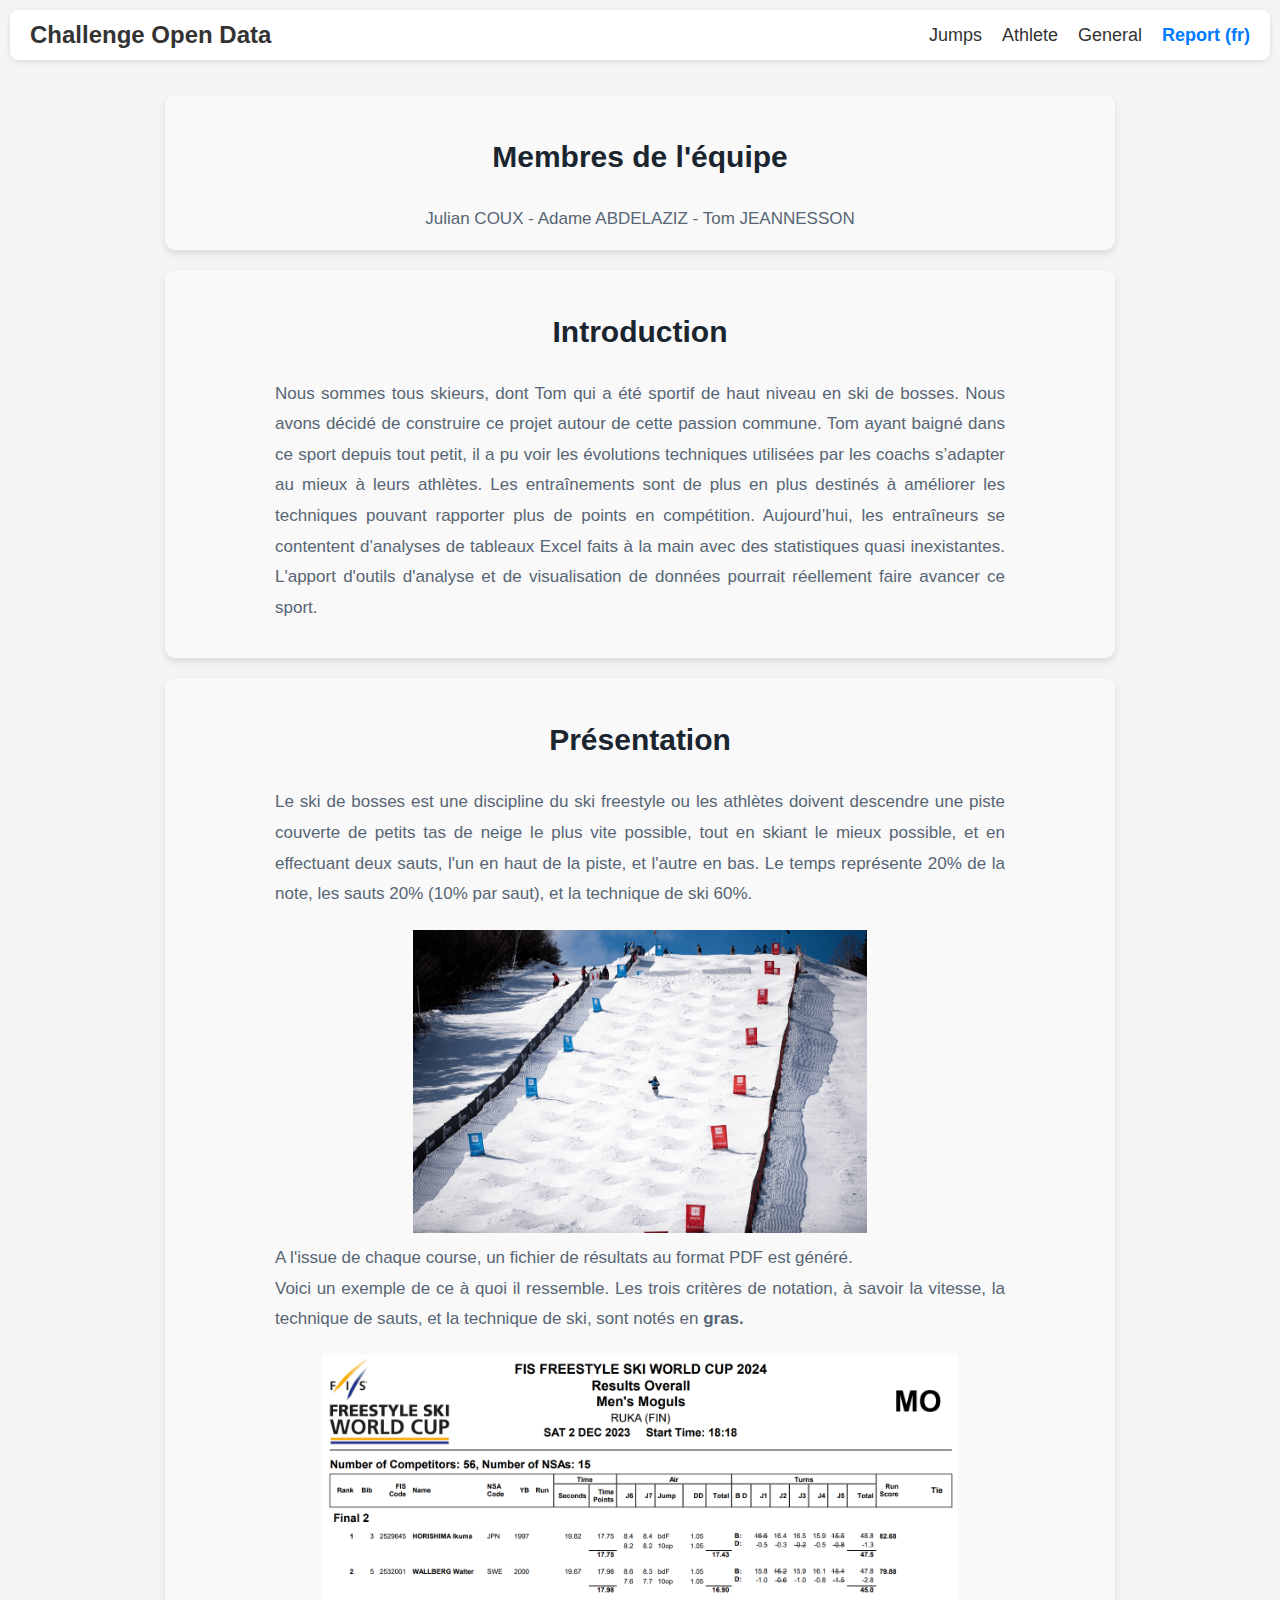
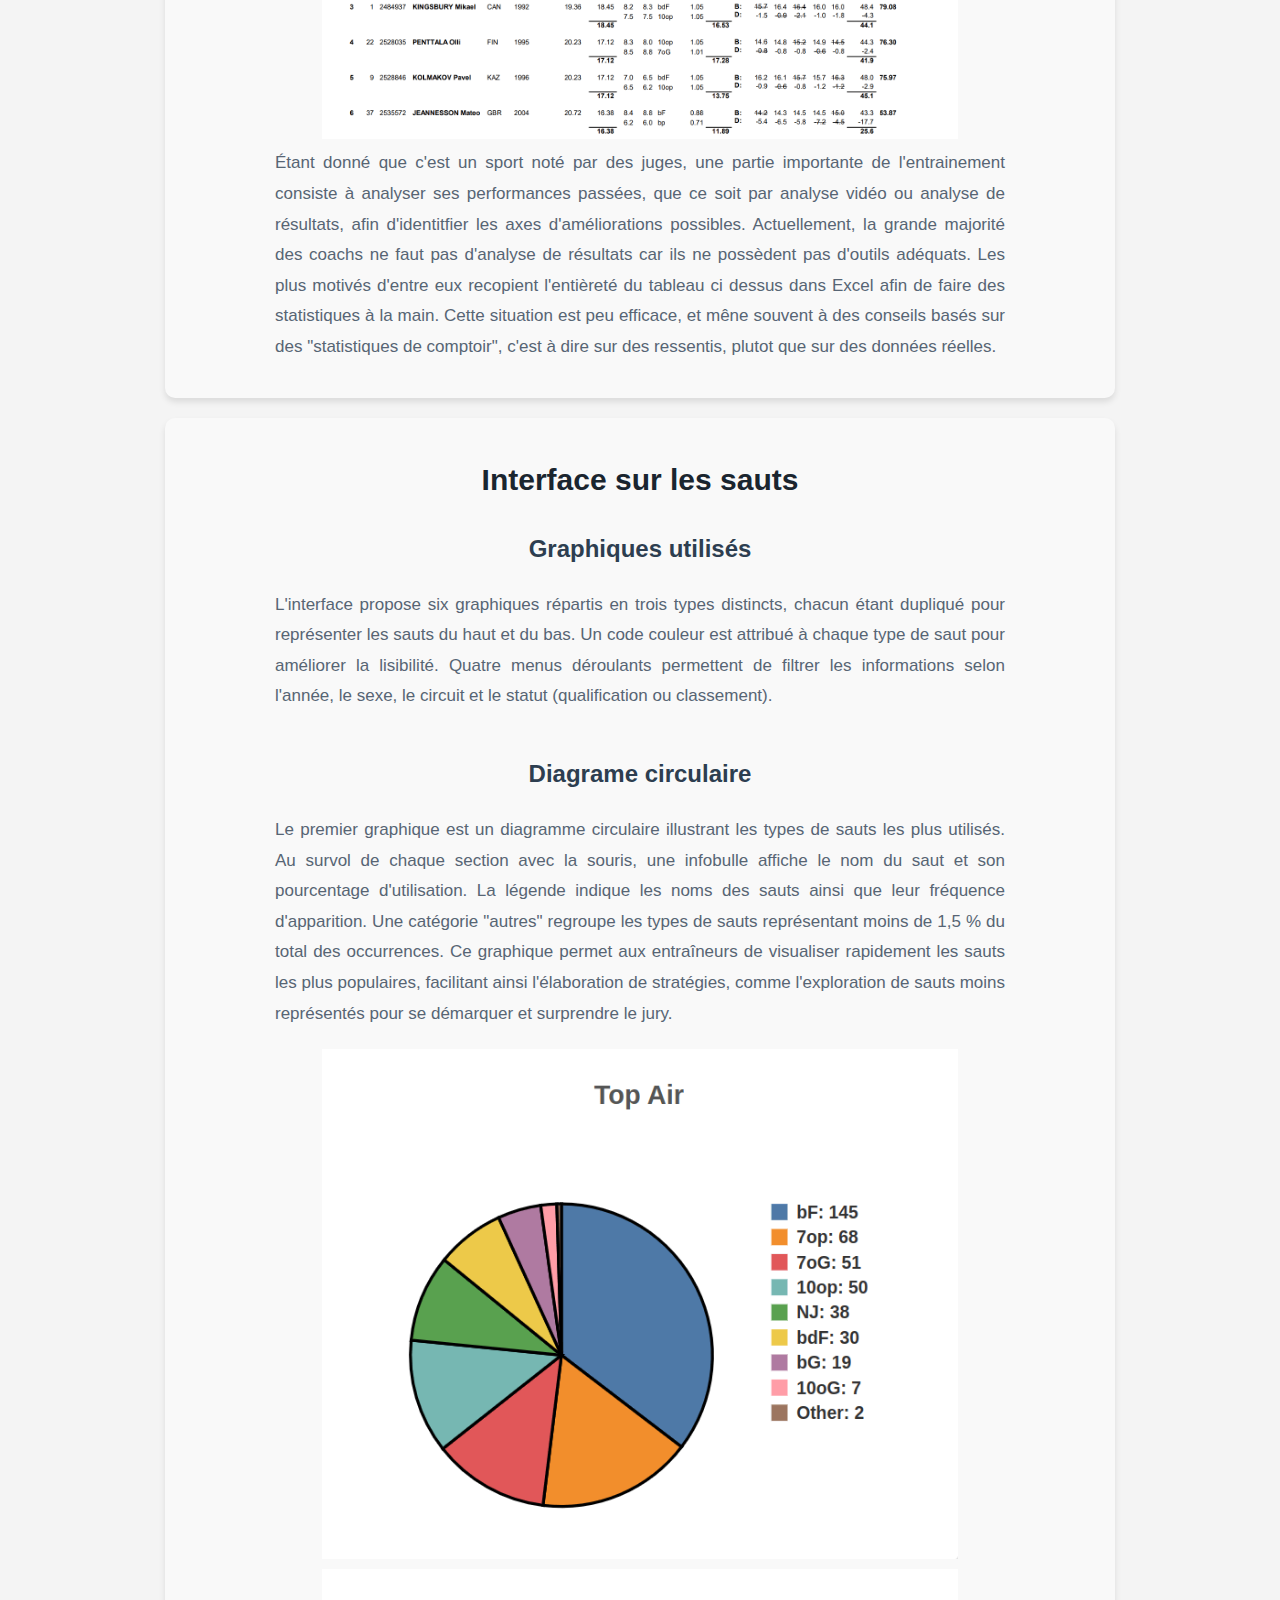
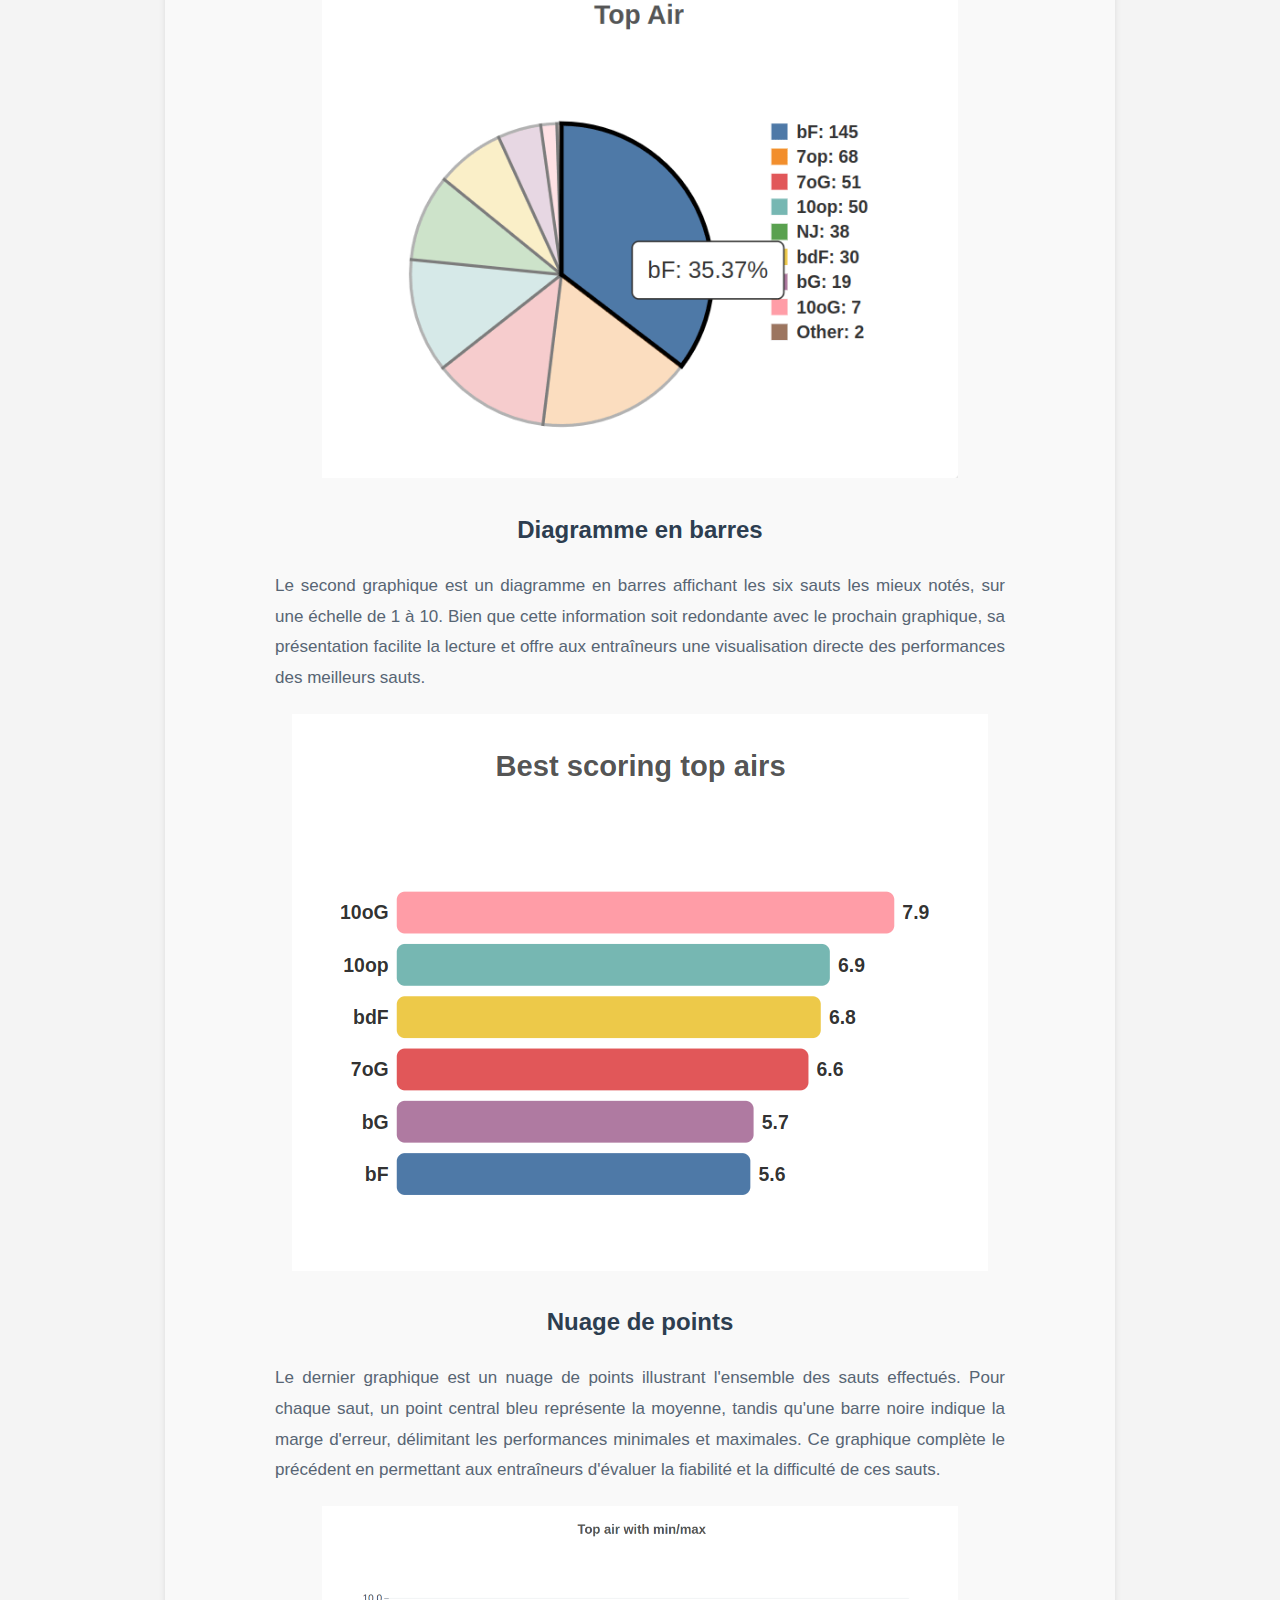
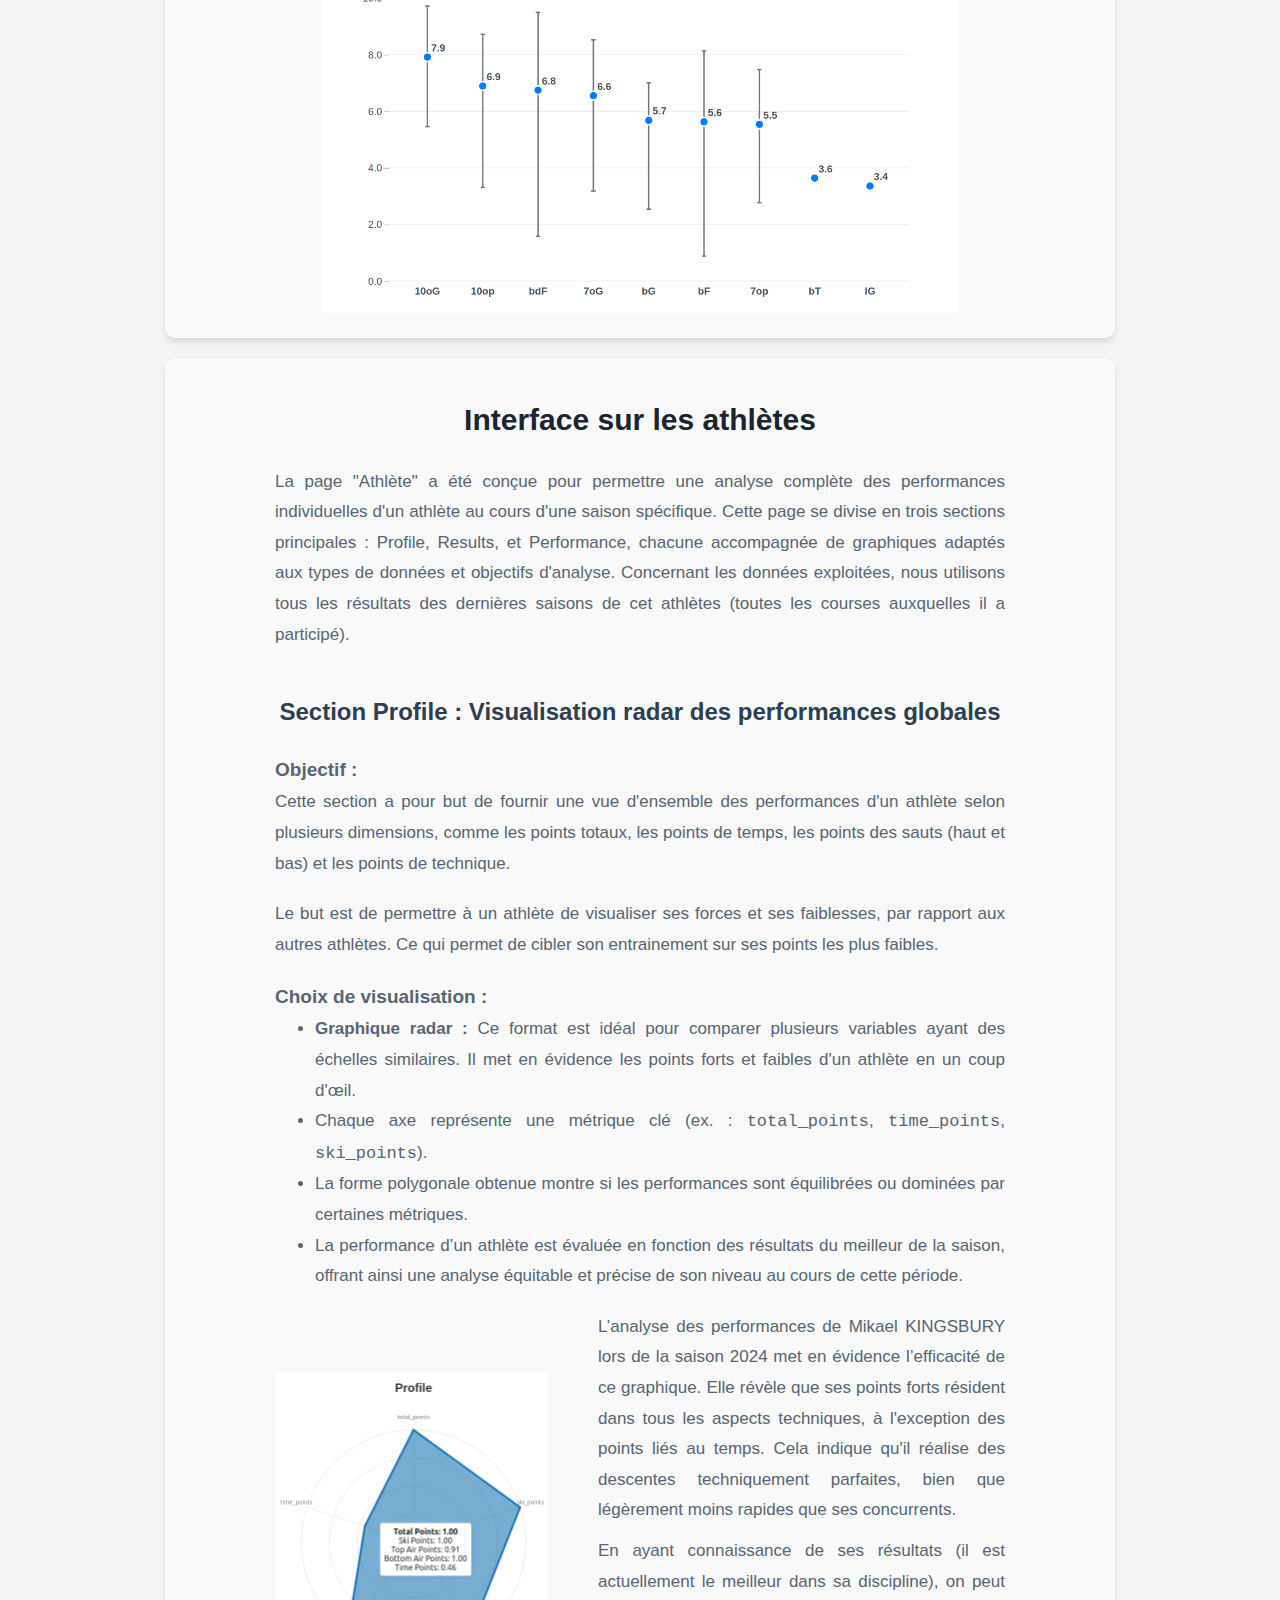
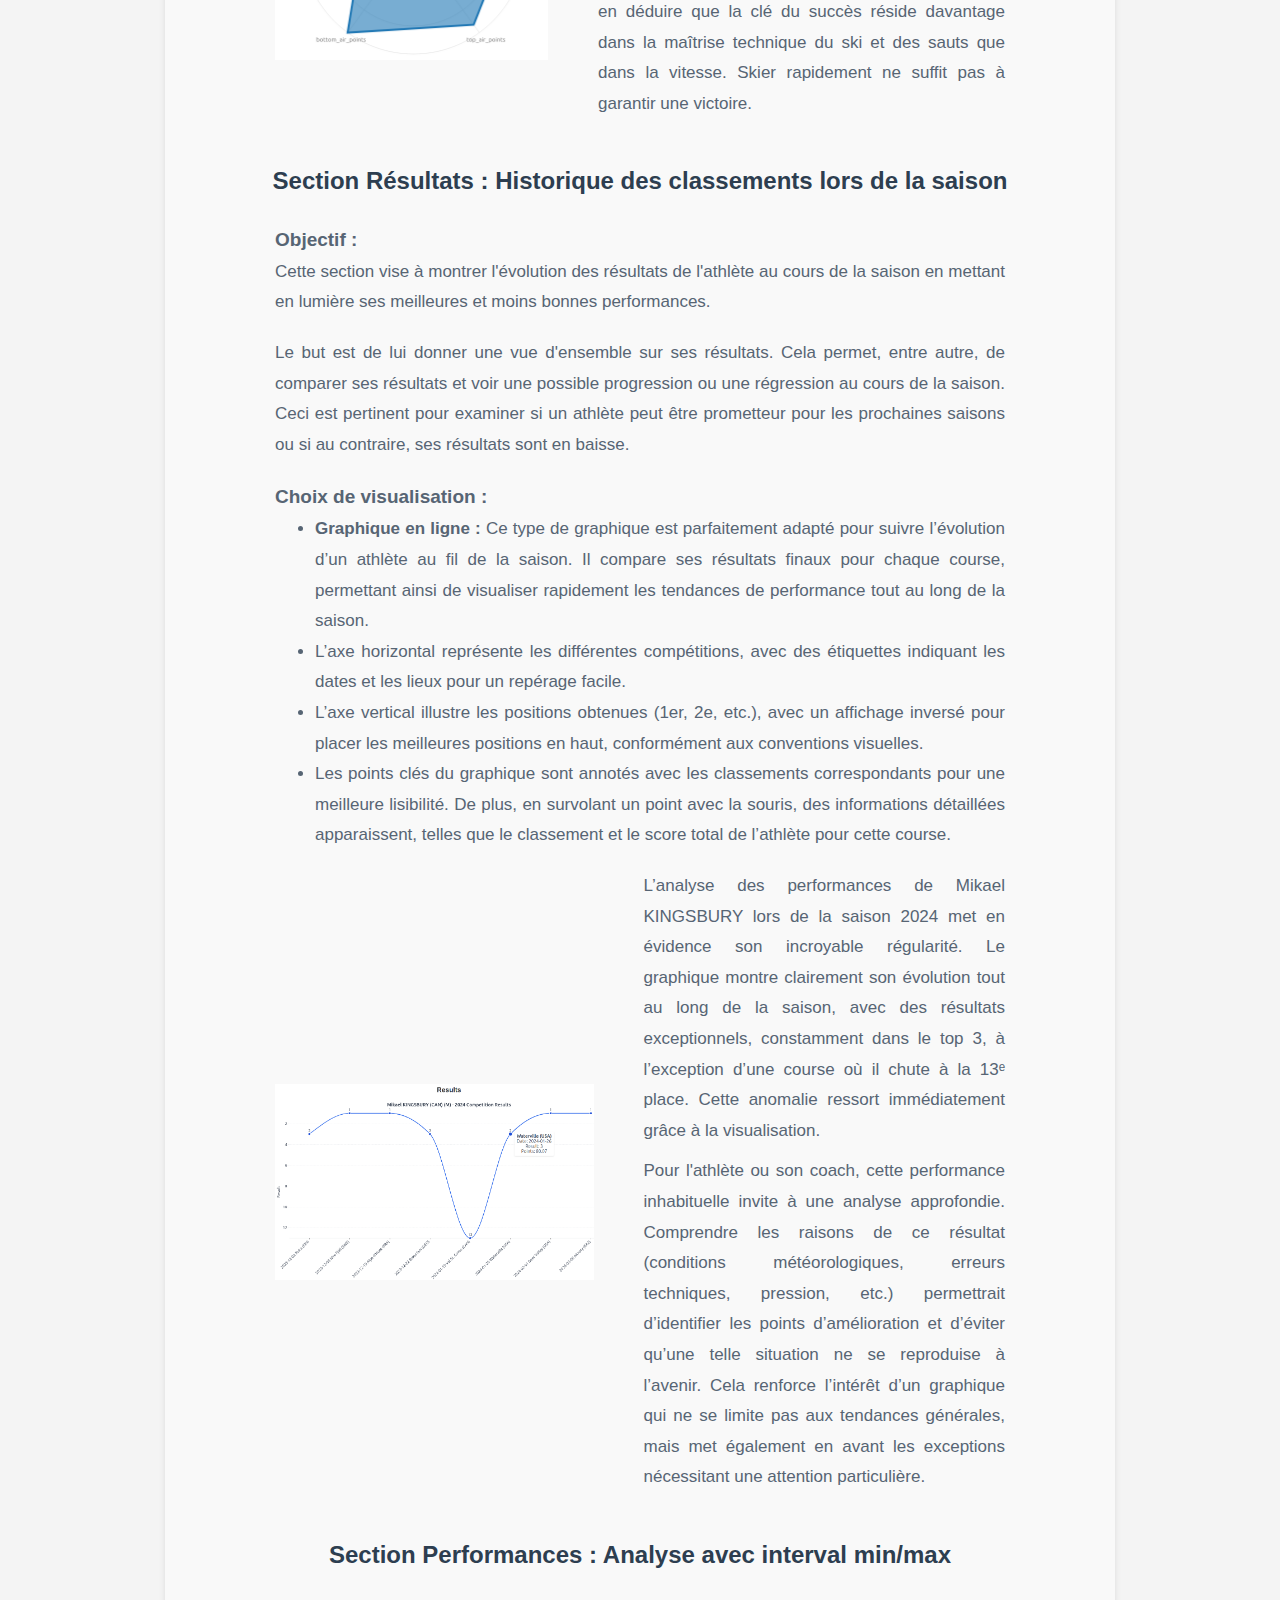
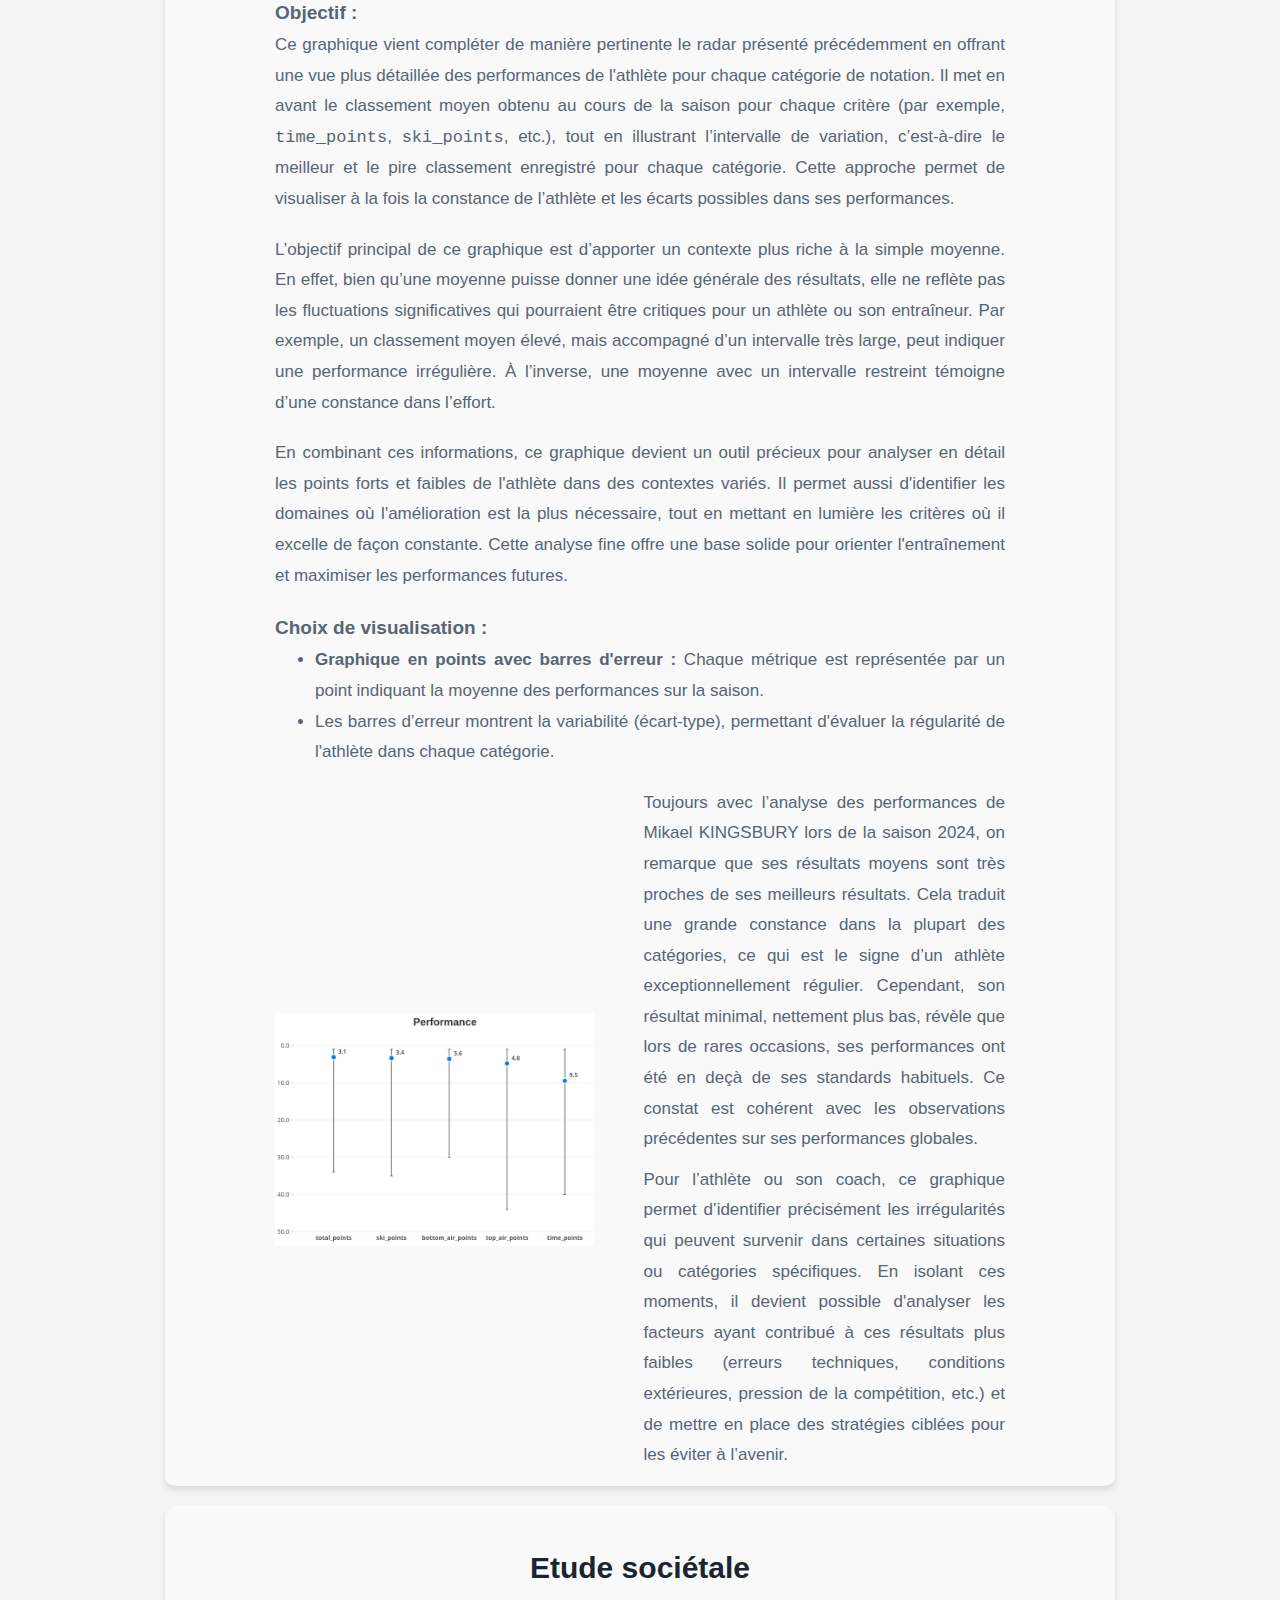
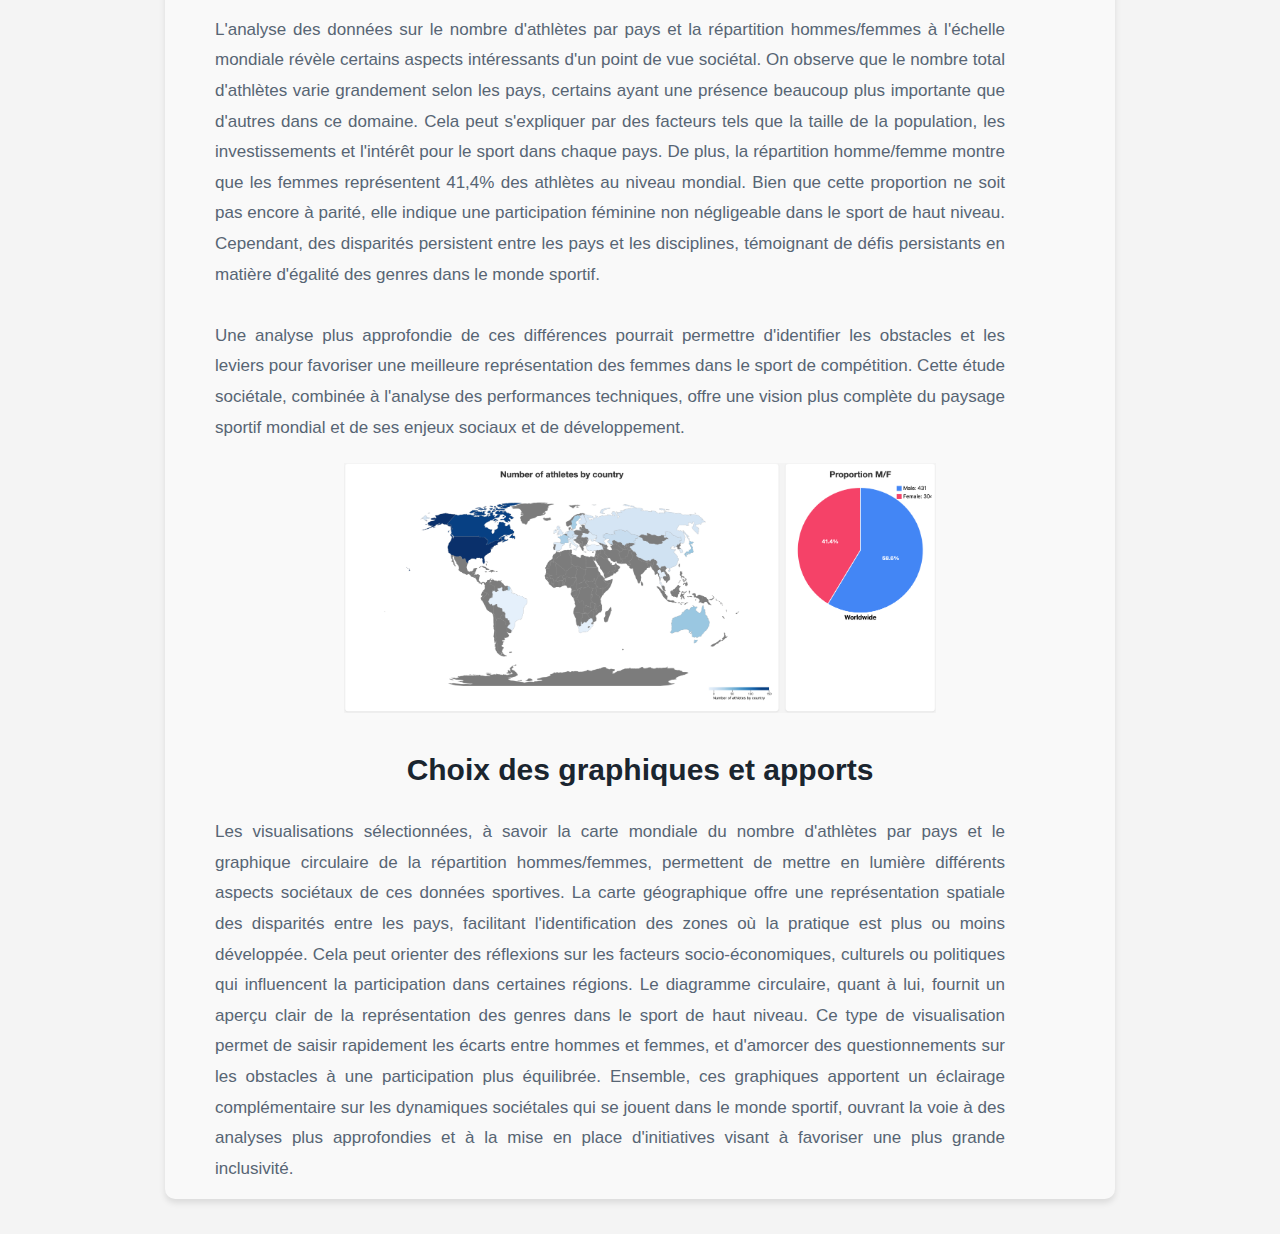
<file: COD-jeannest-couxju-abdelaad/report.html>
<!DOCTYPE html>
<html lang="fr">
  <head>
    <meta charset="UTF-8" />
    <meta name="viewport" content="width=device-width, initial-scale=1.0" />
    <title>COD</title>
    <link rel="stylesheet" href="styles.css" />
  </head>

  <body>
    <div class="navbar" id="navbar">
      <label class="navbar-title">Challenge Open Data</label>
      <div class="navbar-links">
        <div class="navbar-links">
          <a href="index.html?section=jumps" class="navbar-jumps" id="jump"
            >Jumps</a
          >
          <a
            href="index.html?section=athlete"
            class="navbar-athlete"
            id="athlete"
            >Athlete</a
          >
          <a
            href="index.html?section=general"
            class="navbar-athlete"
            id="athlete"
            >General</a
          >
          <a href="#" class="navbar-report active" id="report">Report (fr)</a>
        </div>
      </div>
    </div>

    <div class="content-jump" id="content">
      <div class="paragraphe">
        <h1>Membres de l'équipe</h1>
        <p>Julian COUX - Adame ABDELAZIZ - Tom JEANNESSON</p>
      </div>
      <div class="paragraphe">
        <h1>Introduction</h1>
        <p
          style="
            text-align: justify;
            padding-right: 90px;
            padding-left: 90px;
            padding-bottom: 20px;
          "
        >
          Nous sommes tous skieurs, dont Tom qui a été sportif de haut niveau en
          ski de bosses. Nous avons décidé de construire ce projet autour de
          cette passion commune. Tom ayant baigné dans ce sport depuis tout
          petit, il a pu voir les évolutions techniques utilisées par les coachs
          s’adapter au mieux à leurs athlètes. Les entraînements sont de plus en
          plus destinés à améliorer les techniques pouvant rapporter plus de
          points en compétition. Aujourd’hui, les entraîneurs se contentent
          d’analyses de tableaux Excel faits à la main avec des statistiques
          quasi inexistantes. L'apport d'outils d'analyse et de visualisation de
          données pourrait réellement faire avancer ce sport.
        </p>
      </div>
      <div class="paragraphe">
        <h1>Présentation</h1>
        <p
          style="
            text-align: justify;
            padding-right: 90px;
            padding-left: 90px;
            padding-bottom: 20px;
          "
        >
          Le ski de bosses est une discipline du ski freestyle ou les athlètes
          doivent descendre une piste couverte de petits tas de neige le plus
          vite possible, tout en skiant le mieux possible, et en effectuant deux
          sauts, l'un en haut de la piste, et l'autre en bas. Le temps
          représente 20% de la note, les sauts 20% (10% par saut), et la
          technique de ski 60%.
        </p>
        <img src="moguls.png" alf="Mogul Skiing" style="max-width: 50%" />
        <p
          style="
            text-align: justify;
            padding-right: 90px;
            padding-left: 90px;
            padding-bottom: 20px;
          "
        >
          A l'issue de chaque course, un fichier de résultats au format PDF est
          généré.
          <br />
          Voici un exemple de ce à quoi il ressemble. Les trois critères de
          notation, à savoir la vitesse, la technique de sauts, et la technique
          de ski, sont notés en
          <strong> gras. </strong>
        </p>
        <img src="fis-pdf.png" alt="Fis PDF" style="max-width: 70%" />
        <p
          style="
            text-align: justify;
            padding-right: 90px;
            padding-left: 90px;
            padding-bottom: 20px;
          "
        >
          Étant donné que c'est un sport noté par des juges, une partie
          importante de l'entrainement consiste à analyser ses performances
          passées, que ce soit par analyse vidéo ou analyse de résultats, afin
          d'identitfier les axes d'améliorations possibles. Actuellement, la
          grande majorité des coachs ne faut pas d'analyse de résultats car ils
          ne possèdent pas d'outils adéquats. Les plus motivés d'entre eux
          recopient l'entièreté du tableau ci dessus dans Excel afin de faire
          des statistiques à la main. Cette situation est peu efficace, et mêne
          souvent à des conseils basés sur des "statistiques de comptoir", c'est
          à dire sur des ressentis, plutot que sur des données réelles.
        </p>
      </div>

      <div class="paragraphe">
        <h1>Interface sur les sauts</h1>

        <h2>Graphiques utilisés</h2>
        <p
          style="
            text-align: justify;
            padding-right: 90px;
            padding-left: 90px;
            padding-bottom: 20px;
          "
        >
          L'interface propose six graphiques répartis en trois types distincts,
          chacun étant dupliqué pour représenter les sauts du haut et du bas. Un
          code couleur est attribué à chaque type de saut pour améliorer la
          lisibilité. Quatre menus déroulants permettent de filtrer les
          informations selon l'année, le sexe, le circuit et le statut
          (qualification ou classement).
        </p>

        <h2>Diagrame circulaire</h2>
        <p
          style="
            text-align: justify;
            padding-right: 90px;
            padding-left: 90px;
            padding-bottom: 20px;
          "
        >
          Le premier graphique est un diagramme circulaire illustrant les types
          de sauts les plus utilisés. Au survol de chaque section avec la
          souris, une infobulle affiche le nom du saut et son pourcentage
          d'utilisation. La légende indique les noms des sauts ainsi que leur
          fréquence d'apparition. Une catégorie "autres" regroupe les types de
          sauts représentant moins de 1,5 % du total des occurrences. Ce
          graphique permet aux entraîneurs de visualiser rapidement les sauts
          les plus populaires, facilitant ainsi l'élaboration de stratégies,
          comme l'exploration de sauts moins représentés pour se démarquer et
          surprendre le jury.
        </p>
        <img src="camembert1.png" alt="camembert1" style="max-width: 70%" />
        <img src="camembert2.png" alt="camembert2" style="max-width: 70%" />
        <h2>Diagramme en barres</h2>
        <p
          style="
            text-align: justify;
            padding-right: 90px;
            padding-left: 90px;
            padding-bottom: 20px;
          "
        >
          Le second graphique est un diagramme en barres affichant les six sauts
          les mieux notés, sur une échelle de 1 à 10. Bien que cette information
          soit redondante avec le prochain graphique, sa présentation facilite
          la lecture et offre aux entraîneurs une visualisation directe des
          performances des meilleurs sauts.
        </p>
        <img src="barre.png" alt="barre" style="max-width: 90%" />
        <h2>Nuage de points</h2>
        <p
          style="
            text-align: justify;
            padding-right: 90px;
            padding-left: 90px;
            padding-bottom: 20px;
          "
        >
          Le dernier graphique est un nuage de points illustrant l'ensemble des
          sauts effectués. Pour chaque saut, un point central bleu représente la
          moyenne, tandis qu'une barre noire indique la marge d'erreur,
          délimitant les performances minimales et maximales. Ce graphique
          complète le précédent en permettant aux entraîneurs d'évaluer la
          fiabilité et la difficulté de ces sauts.
        </p>
        <img src="nuage.png" alt="nuage" style="max-width: 70%" />
      </div>

      <div class="paragraphe">
        <h1>Interface sur les athlètes</h1>
        <p
          style="
            text-align: justify;
            padding-right: 90px;
            padding-left: 90px;
            padding-bottom: 20px;
          "
        >
          La page "Athlète" a été conçue pour permettre une analyse complète des
          performances individuelles d'un athlète au cours d'une saison
          spécifique. Cette page se divise en trois sections principales :
          Profile, Results, et Performance, chacune accompagnée de graphiques
          adaptés aux types de données et objectifs d'analyse. Concernant les
          données exploitées, nous utilisons tous les résultats des dernières
          saisons de cet athlètes (toutes les courses auxquelles il a
          participé).
        </p>

        <h2>Section Profile : Visualisation radar des performances globales</h2>
        <p
          style="
            text-align: justify;
            padding-right: 90px;
            padding-left: 90px;
            padding-bottom: 20px;
          "
        >
          <strong style="font-size: 19px">Objectif : <br /></strong>
          Cette section a pour but de fournir une vue d'ensemble des
          performances d'un athlète selon plusieurs dimensions, comme les points
          totaux, les points de temps, les points des sauts (haut et bas) et les
          points de technique.
        </p>
        <p
          style="
            text-align: justify;
            padding-right: 90px;
            padding-left: 90px;
            padding-bottom: 20px;
          "
        >
          Le but est de permettre à un athlète de visualiser ses forces et ses
          faiblesses, par rapport aux autres athlètes. Ce qui permet de cibler
          son entrainement sur ses points les plus faibles.
        </p>
        <p></p>
        <strong
          style="
            font-size: 19px;
            display: block;
            color: #576574;
            text-align: justify;
            padding-right: 90px;
            padding-left: 90px;
          "
        >
          Choix de visualisation :
        </strong>
        <ul
          style="
            margin: 0;
            font-size: 17px;
            line-height: 1.8;
            color: #576574;
            text-align: justify;
            padding-right: 90px;
            padding-left: 130px;
            padding-bottom: 20px;
          "
        >
          <li>
            <strong>Graphique radar :</strong> Ce format est idéal pour comparer
            plusieurs variables ayant des échelles similaires. Il met en
            évidence les points forts et faibles d'un athlète en un coup d'œil.
          </li>
          <li>
            Chaque axe représente une métrique clé (ex. :
            <code>total_points</code>, <code>time_points</code>,
            <code>ski_points</code>).
          </li>
          <li>
            La forme polygonale obtenue montre si les performances sont
            équilibrées ou dominées par certaines métriques.
          </li>
          <li>
            La performance d’un athlète est évaluée en fonction des résultats du
            meilleur de la saison, offrant ainsi une analyse équitable et
            précise de son niveau au cours de cette période.
          </li>
        </ul>
        <div style="display: flex; align-items: center">
          <img
            src="radar-athlete.png"
            alt="radar"
            style="max-width: 30%; margin-right: 20px; padding-left: 90px"
          />
          <div style="flex: 1">
            <p
              style="
                flex: 1;
                text-align: justify;
                color: #576574;
                padding-right: 90px;
                padding-left: 30px;
              "
            >
              L’analyse des performances de Mikael KINGSBURY lors de la saison
              2024 met en évidence l’efficacité de ce graphique. Elle révèle que
              ses points forts résident dans tous les aspects techniques, à
              l'exception des points liés au temps. Cela indique qu'il réalise
              des descentes techniquement parfaites, bien que légèrement moins
              rapides que ses concurrents.
            </p>
            <p
              style="
                flex: 1;
                text-align: justify;
                color: #576574;
                padding-top: 10px;
                padding-right: 90px;
                padding-left: 30px;
              "
            >
              En ayant connaissance de ses résultats (il est actuellement le
              meilleur dans sa discipline), on peut en déduire que la clé du
              succès réside davantage dans la maîtrise technique du ski et des
              sauts que dans la vitesse. Skier rapidement ne suffit pas à
              garantir une victoire.
            </p>
          </div>
        </div>

        <h2 style="padding-top: 20px">
          Section Résultats : Historique des classements lors de la saison
        </h2>
        <p
          style="
            text-align: justify;
            padding-right: 90px;
            padding-left: 90px;
            padding-bottom: 20px;
          "
        >
          <strong style="font-size: 19px">Objectif : <br /></strong>
          Cette section vise à montrer l'évolution des résultats de l'athlète au
          cours de la saison en mettant en lumière ses meilleures et moins
          bonnes performances.
        </p>
        <p
          style="
            text-align: justify;
            padding-right: 90px;
            padding-left: 90px;
            padding-bottom: 20px;
          "
        >
          Le but est de lui donner une vue d'ensemble sur ses résultats. Cela
          permet, entre autre, de comparer ses résultats et voir une possible
          progression ou une régression au cours de la saison. Ceci est
          pertinent pour examiner si un athlète peut être prometteur pour les
          prochaines saisons ou si au contraire, ses résultats sont en baisse.
        </p>
        <p></p>
        <strong
          style="
            font-size: 19px;
            display: block;
            color: #576574;
            text-align: justify;
            padding-right: 90px;
            padding-left: 90px;
          "
        >
          Choix de visualisation :
        </strong>
        <ul
          style="
            margin: 0;
            font-size: 17px;
            line-height: 1.8;
            color: #576574;
            text-align: justify;
            padding-right: 90px;
            padding-left: 130px;
            padding-bottom: 20px;
          "
        >
          <li>
            <strong>Graphique en ligne :</strong> Ce type de graphique est
            parfaitement adapté pour suivre l’évolution d’un athlète au fil de
            la saison. Il compare ses résultats finaux pour chaque course,
            permettant ainsi de visualiser rapidement les tendances de
            performance tout au long de la saison.
          </li>
          <li>
            L’axe horizontal représente les différentes compétitions, avec des
            étiquettes indiquant les dates et les lieux pour un repérage facile.
          </li>
          <li>
            L’axe vertical illustre les positions obtenues (1er, 2e, etc.), avec
            un affichage inversé pour placer les meilleures positions en haut,
            conformément aux conventions visuelles.
          </li>
          <li>
            Les points clés du graphique sont annotés avec les classements
            correspondants pour une meilleure lisibilité. De plus, en survolant
            un point avec la souris, des informations détaillées apparaissent,
            telles que le classement et le score total de l’athlète pour cette
            course.
          </li>
        </ul>
        <div style="display: flex; align-items: center">
          <img
            src="historyResultsChart.png"
            alt="résultats-athlète"
            style="max-width: 35%; margin-right: 20px; padding-left: 90px"
          />
          <div style="flex: 1">
            <p
              style="
                flex: 1;
                text-align: justify;
                color: #576574;
                padding-right: 90px;
                padding-left: 30px;
              "
            >
              L’analyse des performances de Mikael KINGSBURY lors de la saison
              2024 met en évidence son incroyable régularité. Le graphique
              montre clairement son évolution tout au long de la saison, avec
              des résultats exceptionnels, constamment dans le top 3, à
              l’exception d’une course où il chute à la 13ᵉ place. Cette
              anomalie ressort immédiatement grâce à la visualisation.
            </p>
            <p
              style="
                flex: 1;
                text-align: justify;
                color: #576574;
                padding-top: 10px;
                padding-right: 90px;
                padding-left: 30px;
              "
            >
              Pour l'athlète ou son coach, cette performance inhabituelle invite
              à une analyse approfondie. Comprendre les raisons de ce résultat
              (conditions météorologiques, erreurs techniques, pression, etc.)
              permettrait d’identifier les points d’amélioration et d’éviter
              qu’une telle situation ne se reproduise à l’avenir. Cela renforce
              l’intérêt d’un graphique qui ne se limite pas aux tendances
              générales, mais met également en avant les exceptions nécessitant
              une attention particulière.
            </p>
          </div>
        </div>

        <h2 style="padding-top: 20px">
          Section Performances : Analyse avec interval min/max
        </h2>
        <p
          style="
            text-align: justify;
            padding-right: 90px;
            padding-left: 90px;
            padding-bottom: 20px;
          "
        >
          <strong style="font-size: 19px">Objectif : <br /></strong> Ce
          graphique vient compléter de manière pertinente le radar présenté
          précédemment en offrant une vue plus détaillée des performances de
          l'athlète pour chaque catégorie de notation. Il met en avant le
          classement moyen obtenu au cours de la saison pour chaque critère (par
          exemple, <code>time_points</code>, <code>ski_points</code>, etc.),
          tout en illustrant l’intervalle de variation, c’est-à-dire le meilleur
          et le pire classement enregistré pour chaque catégorie. Cette approche
          permet de visualiser à la fois la constance de l’athlète et les écarts
          possibles dans ses performances.
        </p>
        <p
          style="
            text-align: justify;
            padding-right: 90px;
            padding-left: 90px;
            padding-bottom: 20px;
          "
        >
          L’objectif principal de ce graphique est d’apporter un contexte plus
          riche à la simple moyenne. En effet, bien qu’une moyenne puisse donner
          une idée générale des résultats, elle ne reflète pas les fluctuations
          significatives qui pourraient être critiques pour un athlète ou son
          entraîneur. Par exemple, un classement moyen élevé, mais accompagné
          d’un intervalle très large, peut indiquer une performance irrégulière.
          À l’inverse, une moyenne avec un intervalle restreint témoigne d’une
          constance dans l’effort.
        </p>
        <p
          style="
            text-align: justify;
            padding-right: 90px;
            padding-left: 90px;
            padding-bottom: 20px;
          "
        >
          En combinant ces informations, ce graphique devient un outil précieux
          pour analyser en détail les points forts et faibles de l'athlète dans
          des contextes variés. Il permet aussi d'identifier les domaines où
          l'amélioration est la plus nécessaire, tout en mettant en lumière les
          critères où il excelle de façon constante. Cette analyse fine offre
          une base solide pour orienter l'entraînement et maximiser les
          performances futures.
        </p>
        <p></p>
        <strong
          style="
            font-size: 19px;
            display: block;
            color: #576574;
            text-align: justify;
            padding-right: 90px;
            padding-left: 90px;
          "
        >
          Choix de visualisation :
        </strong>
        <ul
          style="
            margin: 0;
            font-size: 17px;
            line-height: 1.8;
            color: #576574;
            text-align: justify;
            padding-right: 90px;
            padding-left: 130px;
            padding-bottom: 20px;
          "
        >
          <li>
            <strong>Graphique en points avec barres d'erreur :</strong> Chaque
            métrique est représentée par un point indiquant la moyenne des
            performances sur la saison.
          </li>
          <li>
            Les barres d’erreur montrent la variabilité (écart-type), permettant
            d'évaluer la régularité de l'athlète dans chaque catégorie.
          </li>
        </ul>
        <div style="display: flex; align-items: center">
          <img
            src="pointGraph-MinMax.png"
            alt="point-minmax"
            style="max-width: 35%; margin-right: 20px; padding-left: 90px"
          />
          <div style="flex: 1">
            <p
              style="
                flex: 1;
                text-align: justify;
                color: #576574;
                padding-right: 90px;
                padding-left: 30px;
              "
            >
              Toujours avec l’analyse des performances de Mikael KINGSBURY lors
              de la saison 2024, on remarque que ses résultats moyens sont très
              proches de ses meilleurs résultats. Cela traduit une grande
              constance dans la plupart des catégories, ce qui est le signe d’un
              athlète exceptionnellement régulier. Cependant, son résultat
              minimal, nettement plus bas, révèle que lors de rares occasions,
              ses performances ont été en deçà de ses standards habituels. Ce
              constat est cohérent avec les observations précédentes sur ses
              performances globales.
            </p>
            <p
              style="
                flex: 1;
                text-align: justify;
                color: #576574;
                padding-top: 10px;
                padding-right: 90px;
                padding-left: 30px;
              "
            >
              Pour l’athlète ou son coach, ce graphique permet d’identifier
              précisément les irrégularités qui peuvent survenir dans certaines
              situations ou catégories spécifiques. En isolant ces moments, il
              devient possible d'analyser les facteurs ayant contribué à ces
              résultats plus faibles (erreurs techniques, conditions
              extérieures, pression de la compétition, etc.) et de mettre en
              place des stratégies ciblées pour les éviter à l’avenir.
            </p>
          </div>
        </div>
      </div>
      <div class="paragraphe">
        <h1>Etude sociétale</h1>
        <p
          style="
            flex: 1;
            text-align: justify;
            color: #576574;
            padding-right: 90px;
            padding-left: 30px;
          "
        >
          L'analyse des données sur le nombre d'athlètes par pays et la
          répartition hommes/femmes à l'échelle mondiale révèle certains aspects
          intéressants d'un point de vue sociétal. On observe que le nombre
          total d'athlètes varie grandement selon les pays, certains ayant une
          présence beaucoup plus importante que d'autres dans ce domaine. Cela
          peut s'expliquer par des facteurs tels que la taille de la population,
          les investissements et l'intérêt pour le sport dans chaque pays. De
          plus, la répartition homme/femme montre que les femmes représentent
          41,4% des athlètes au niveau mondial. Bien que cette proportion ne
          soit pas encore à parité, elle indique une participation féminine non
          négligeable dans le sport de haut niveau. Cependant, des disparités
          persistent entre les pays et les disciplines, témoignant de défis
          persistants en matière d'égalité des genres dans le monde sportif.
          <br />
          <br />
          Une analyse plus approfondie de ces différences pourrait permettre
          d'identifier les obstacles et les leviers pour favoriser une meilleure
          représentation des femmes dans le sport de compétition. Cette étude
          sociétale, combinée à l'analyse des performances techniques, offre une
          vision plus complète du paysage sportif mondial et de ses enjeux
          sociaux et de développement.
        </p>
        <img
          src="carte.png"
          alt="carte"
          style="max-width: 65%; padding-top: 20px"
        />
        <h1>Choix des graphiques et apports</h1>
        <p
          style="
            flex: 1;
            text-align: justify;
            color: #576574;
            padding-right: 90px;
            padding-left: 30px;
          "
        >
          Les visualisations sélectionnées, à savoir la carte mondiale du nombre
          d'athlètes par pays et le graphique circulaire de la répartition
          hommes/femmes, permettent de mettre en lumière différents aspects
          sociétaux de ces données sportives. La carte géographique offre une
          représentation spatiale des disparités entre les pays, facilitant
          l'identification des zones où la pratique est plus ou moins
          développée. Cela peut orienter des réflexions sur les facteurs
          socio-économiques, culturels ou politiques qui influencent la
          participation dans certaines régions. Le diagramme circulaire, quant à
          lui, fournit un aperçu clair de la représentation des genres dans le
          sport de haut niveau. Ce type de visualisation permet de saisir
          rapidement les écarts entre hommes et femmes, et d'amorcer des
          questionnements sur les obstacles à une participation plus équilibrée.
          Ensemble, ces graphiques apportent un éclairage complémentaire sur les
          dynamiques sociétales qui se jouent dans le monde sportif, ouvrant la
          voie à des analyses plus approfondies et à la mise en place
          d'initiatives visant à favoriser une plus grande inclusivité.
        </p>
      </div>
    </div>
  </body>
</html>
</file>
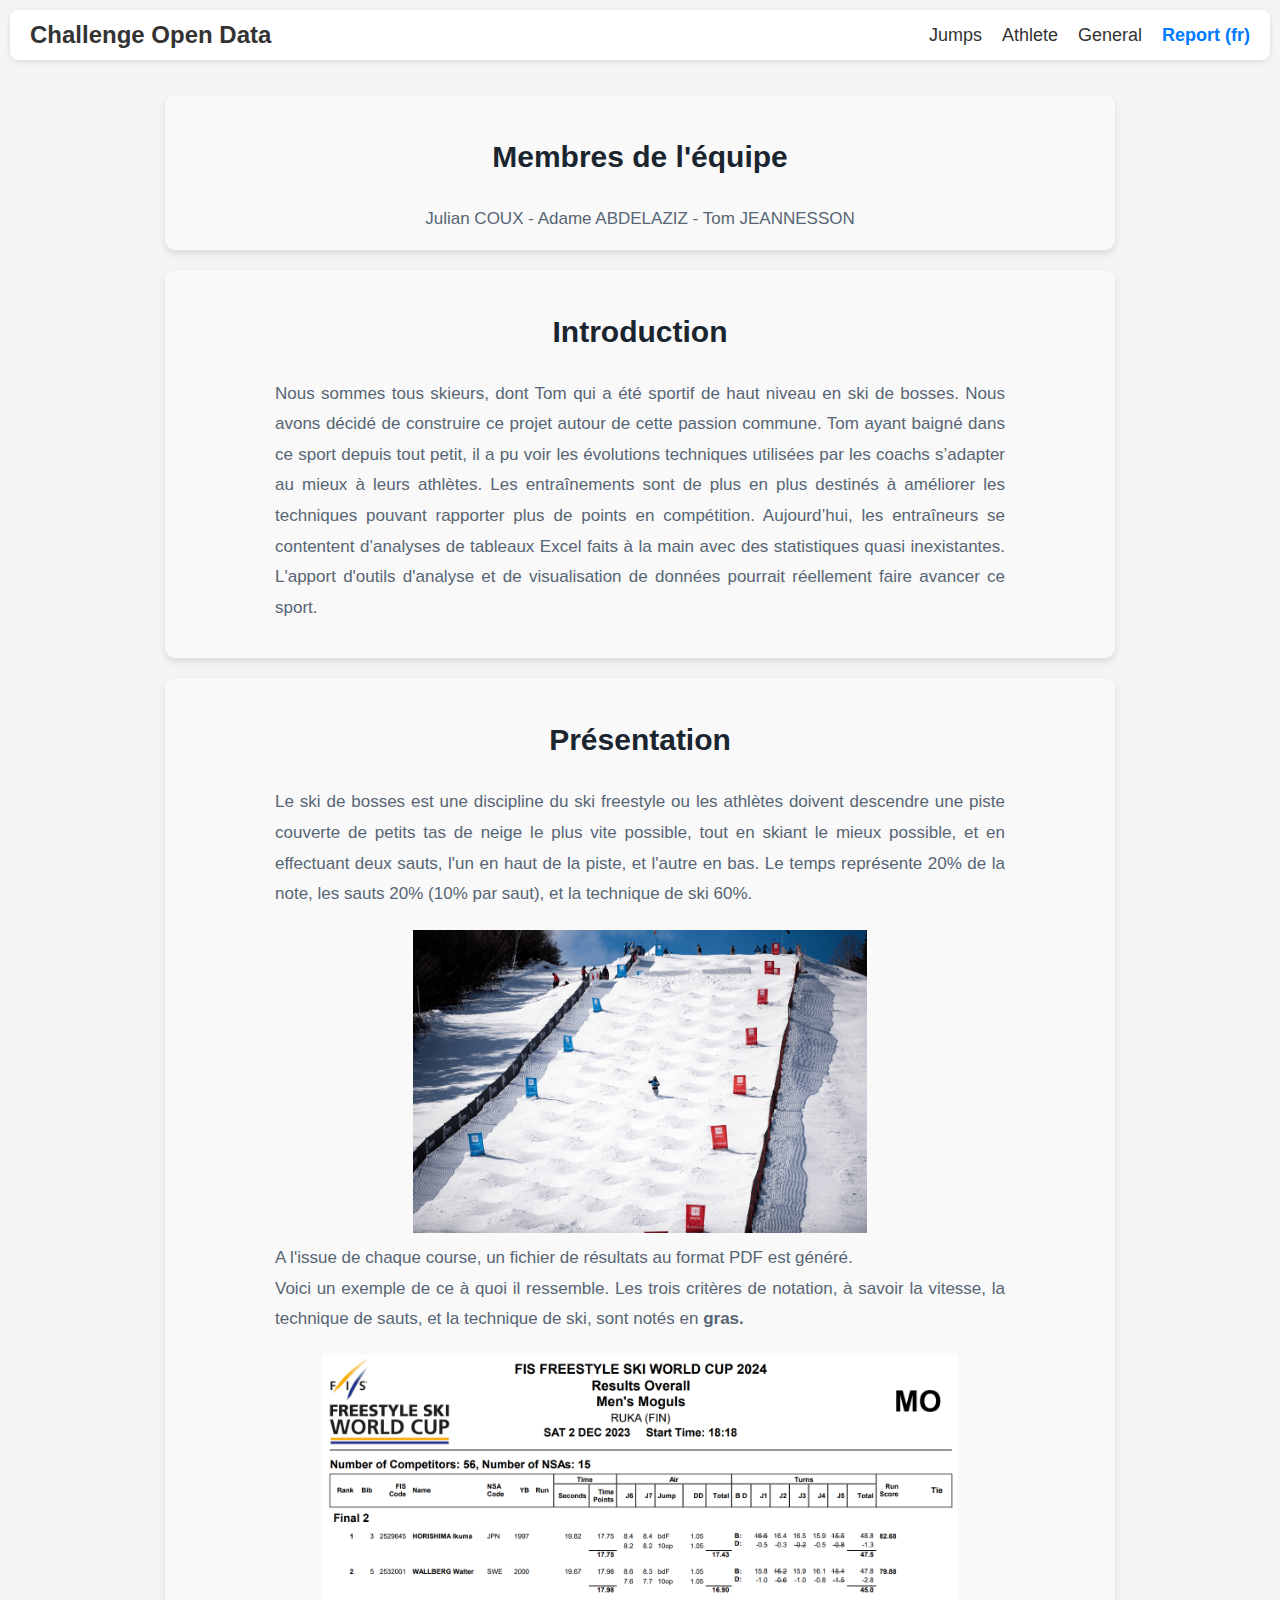
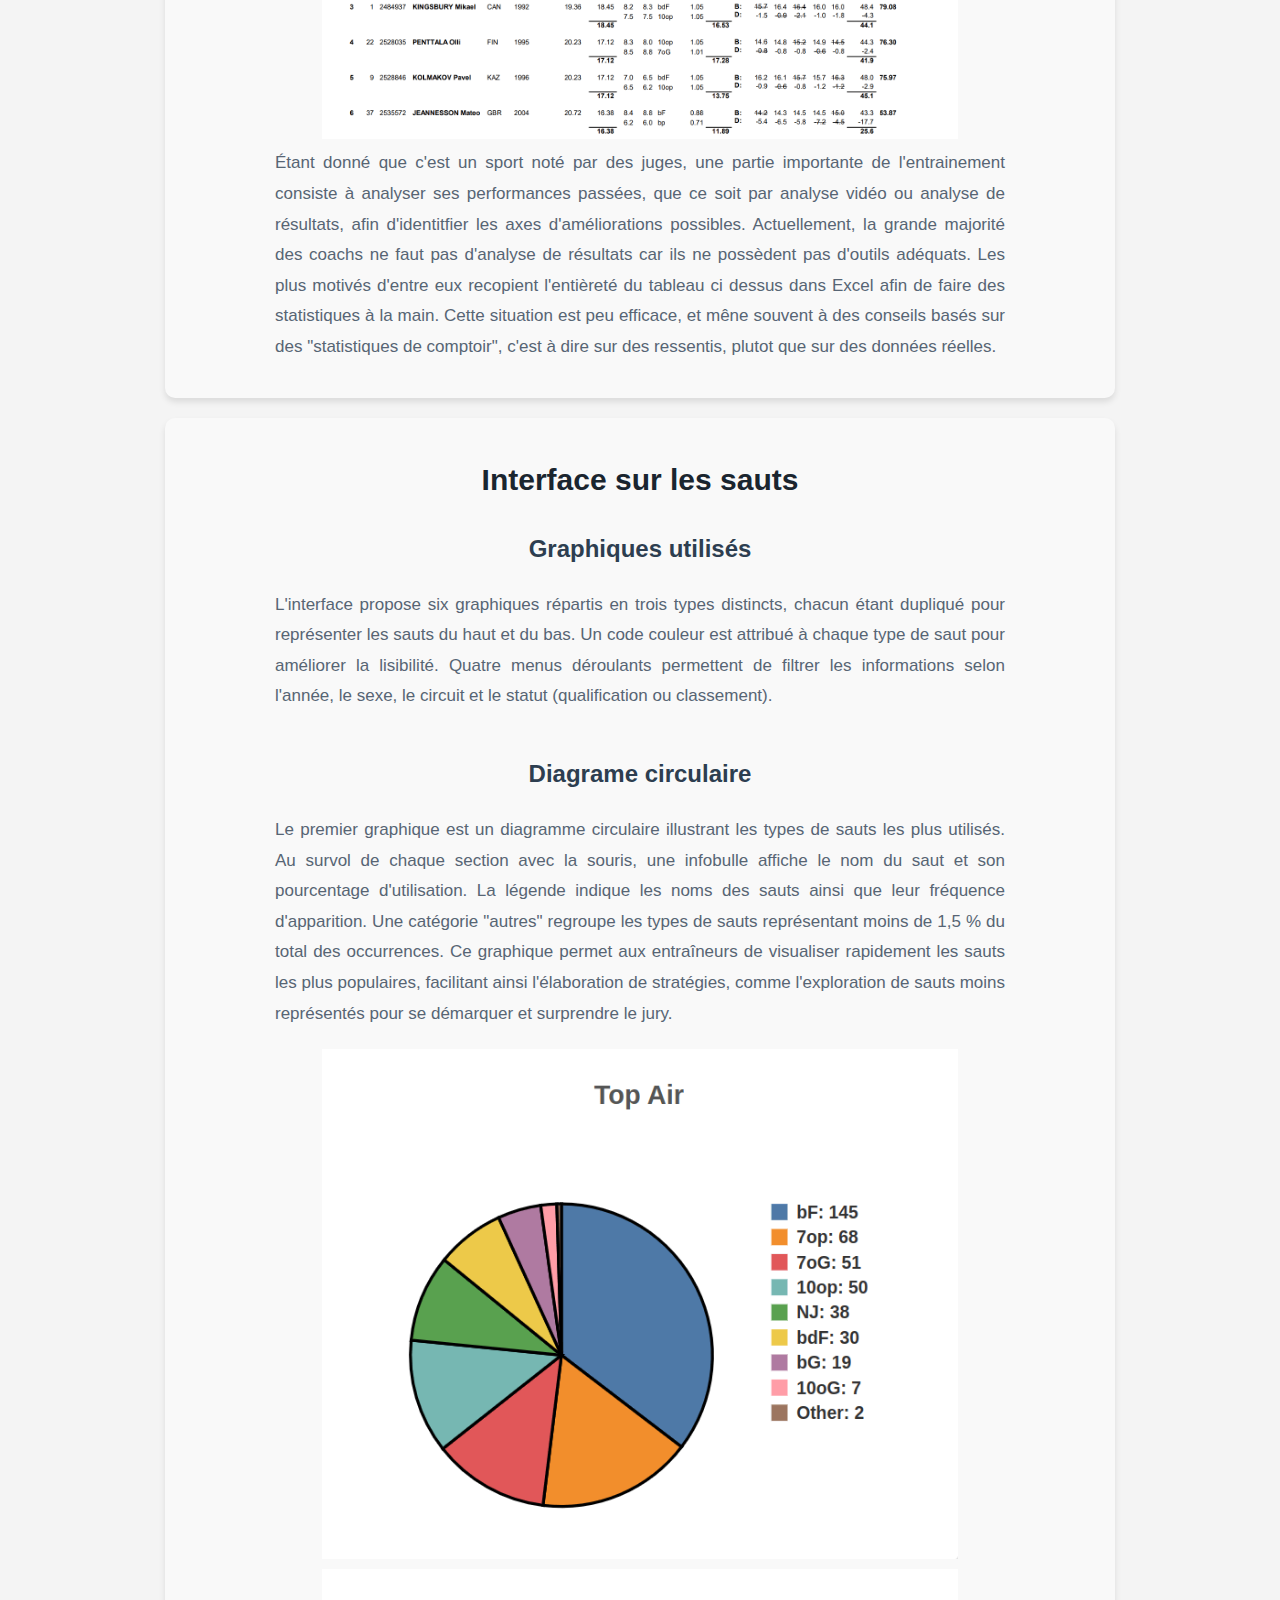
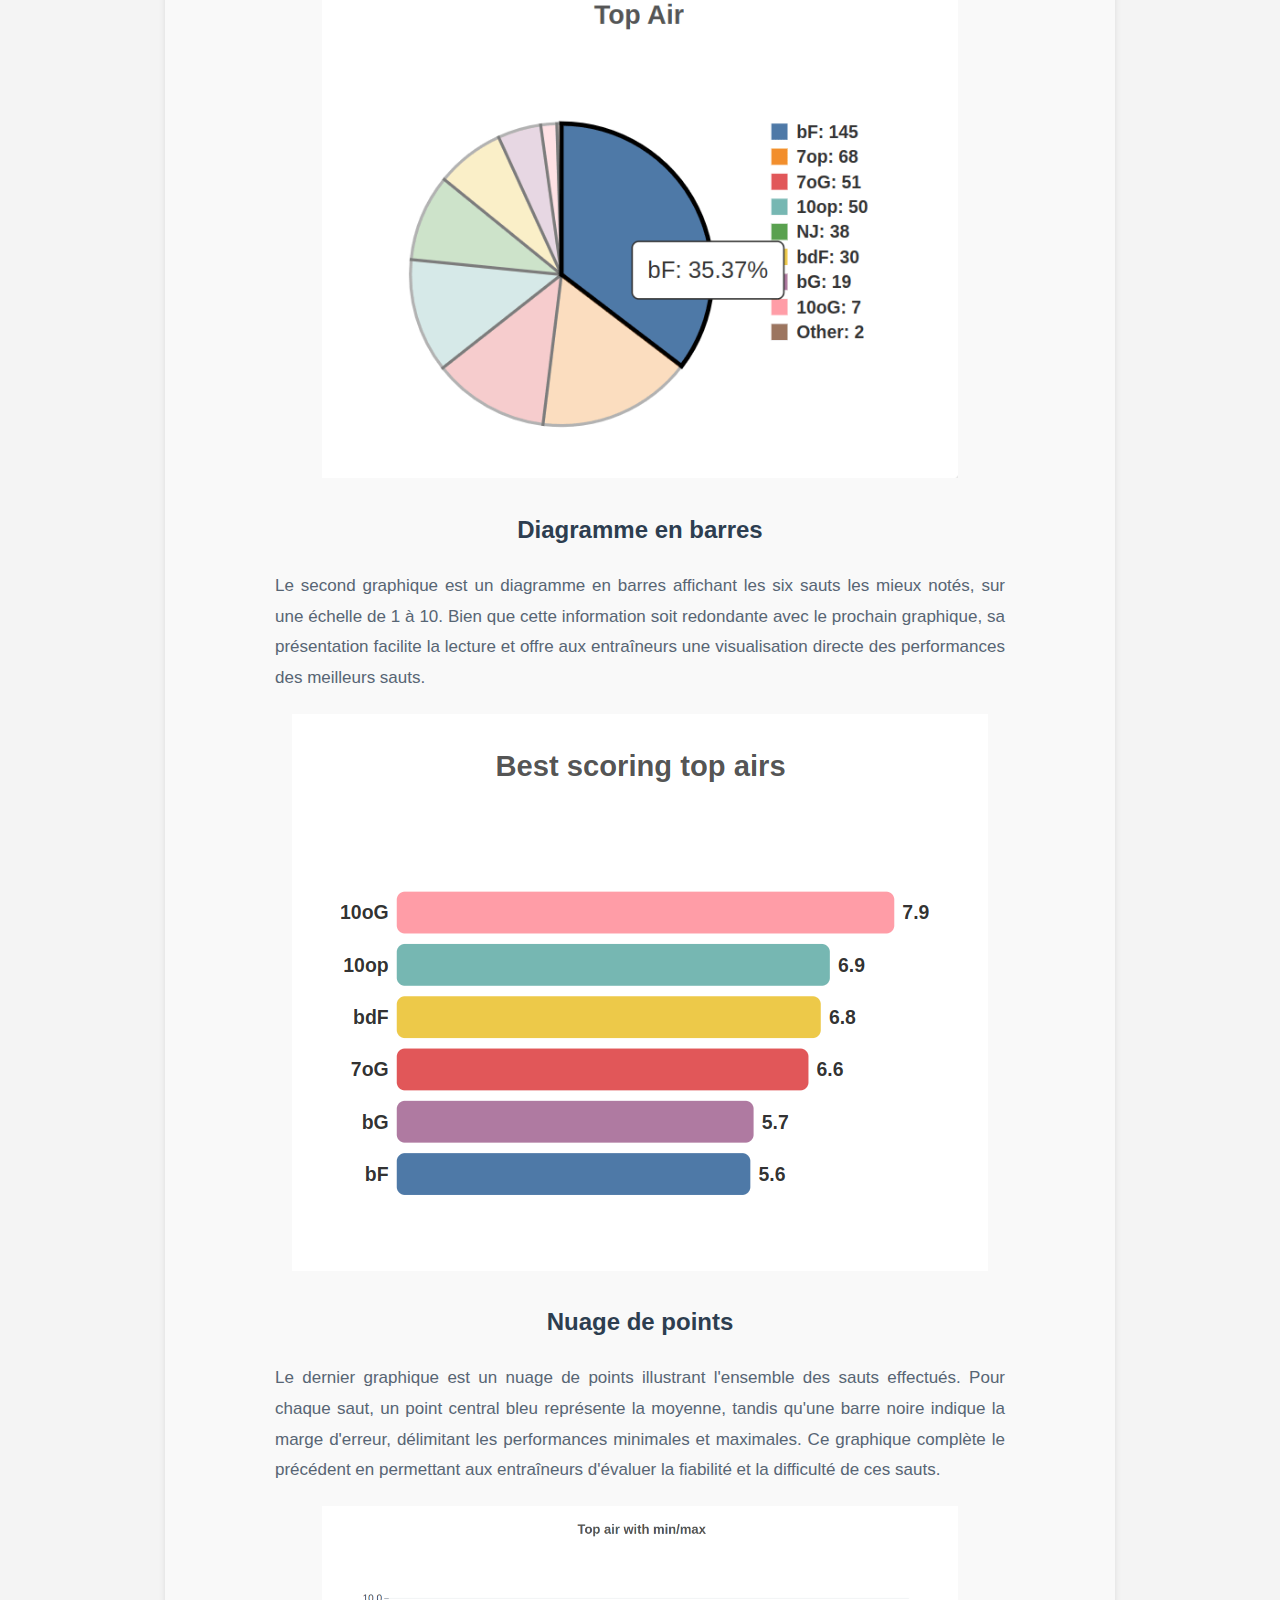
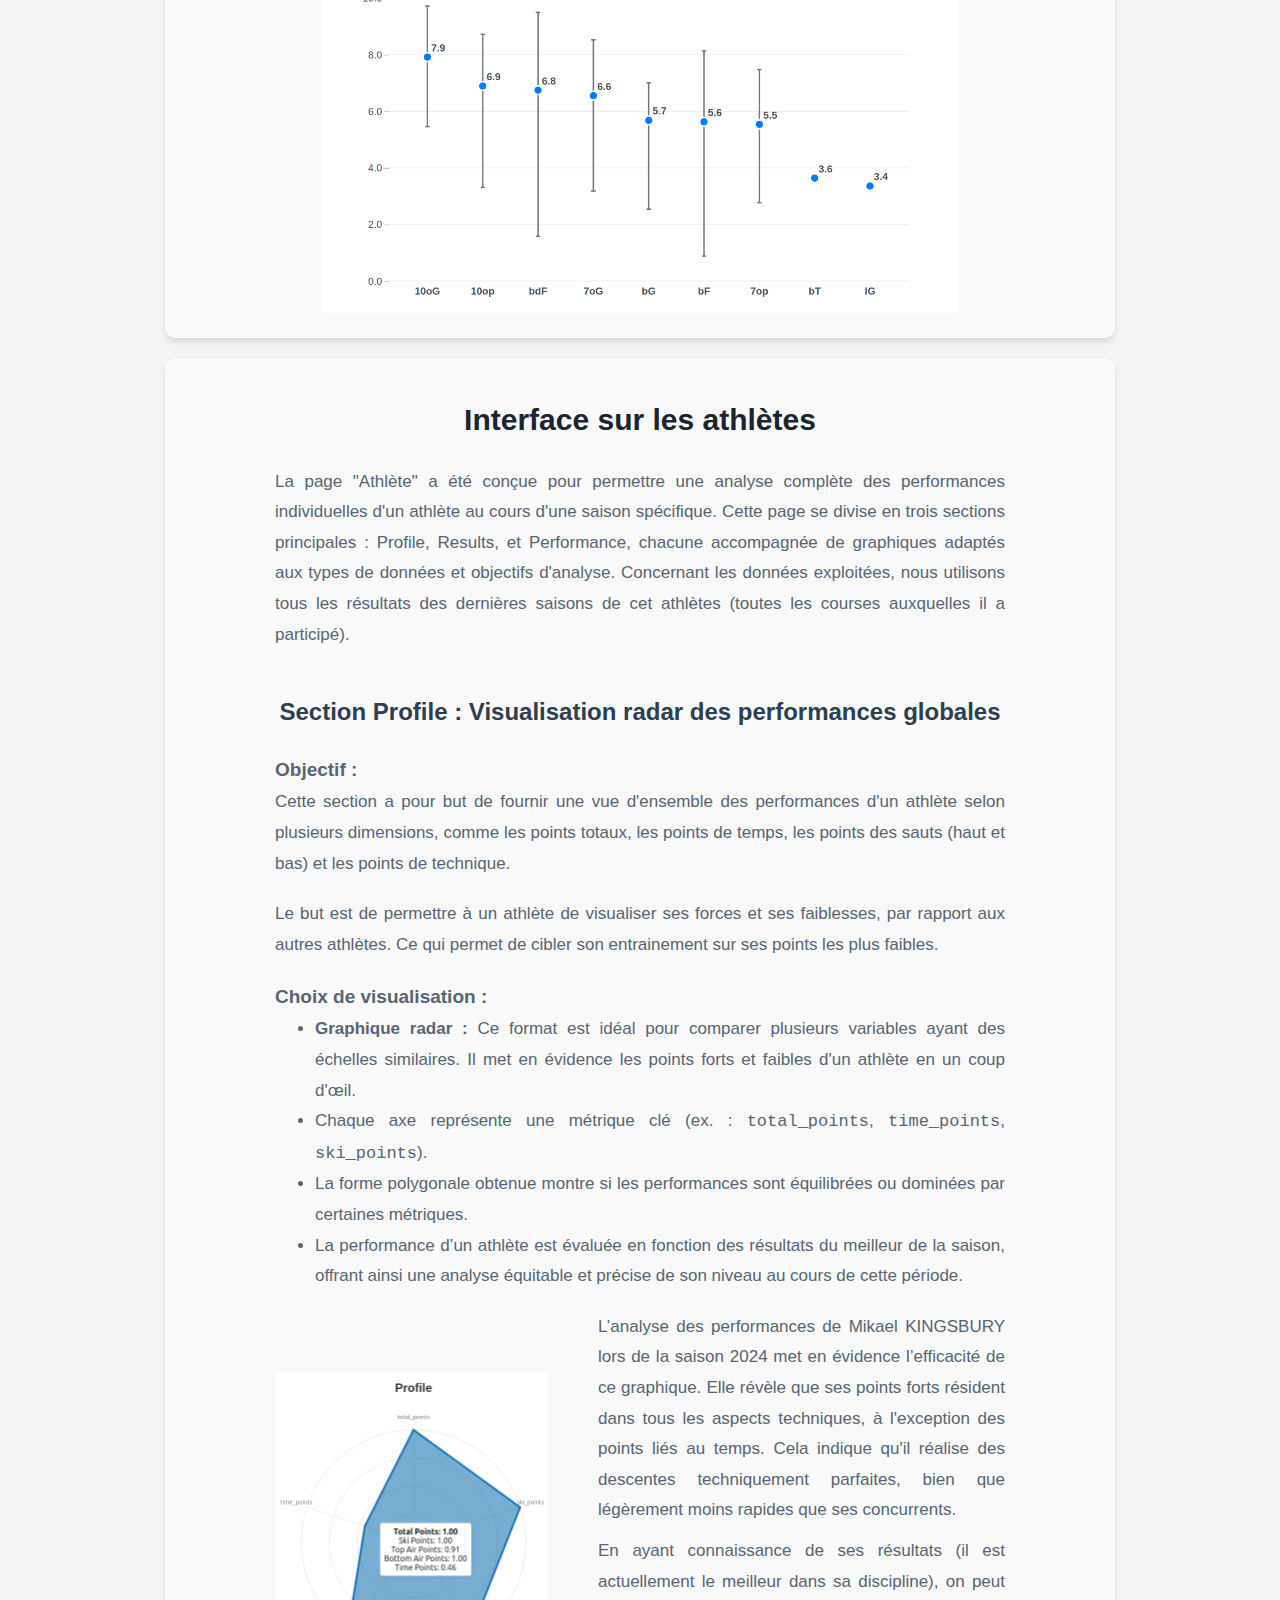
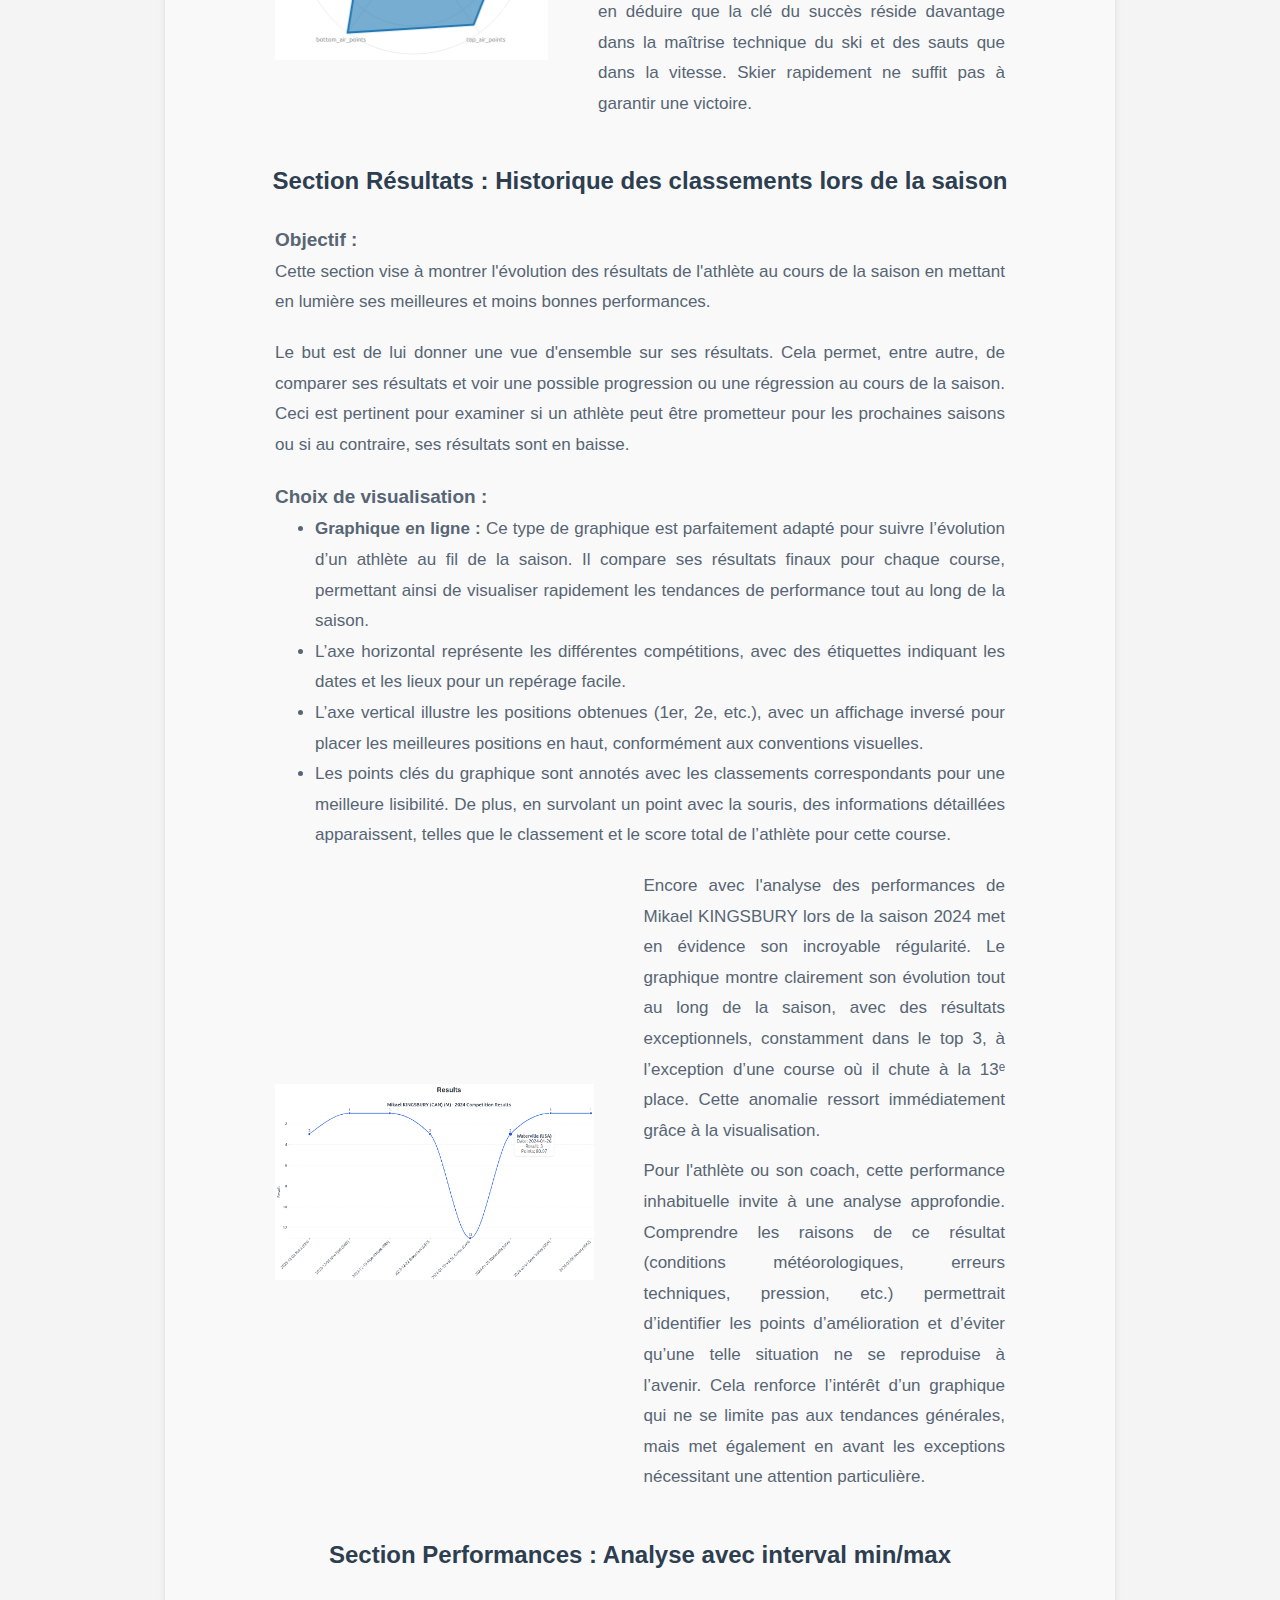
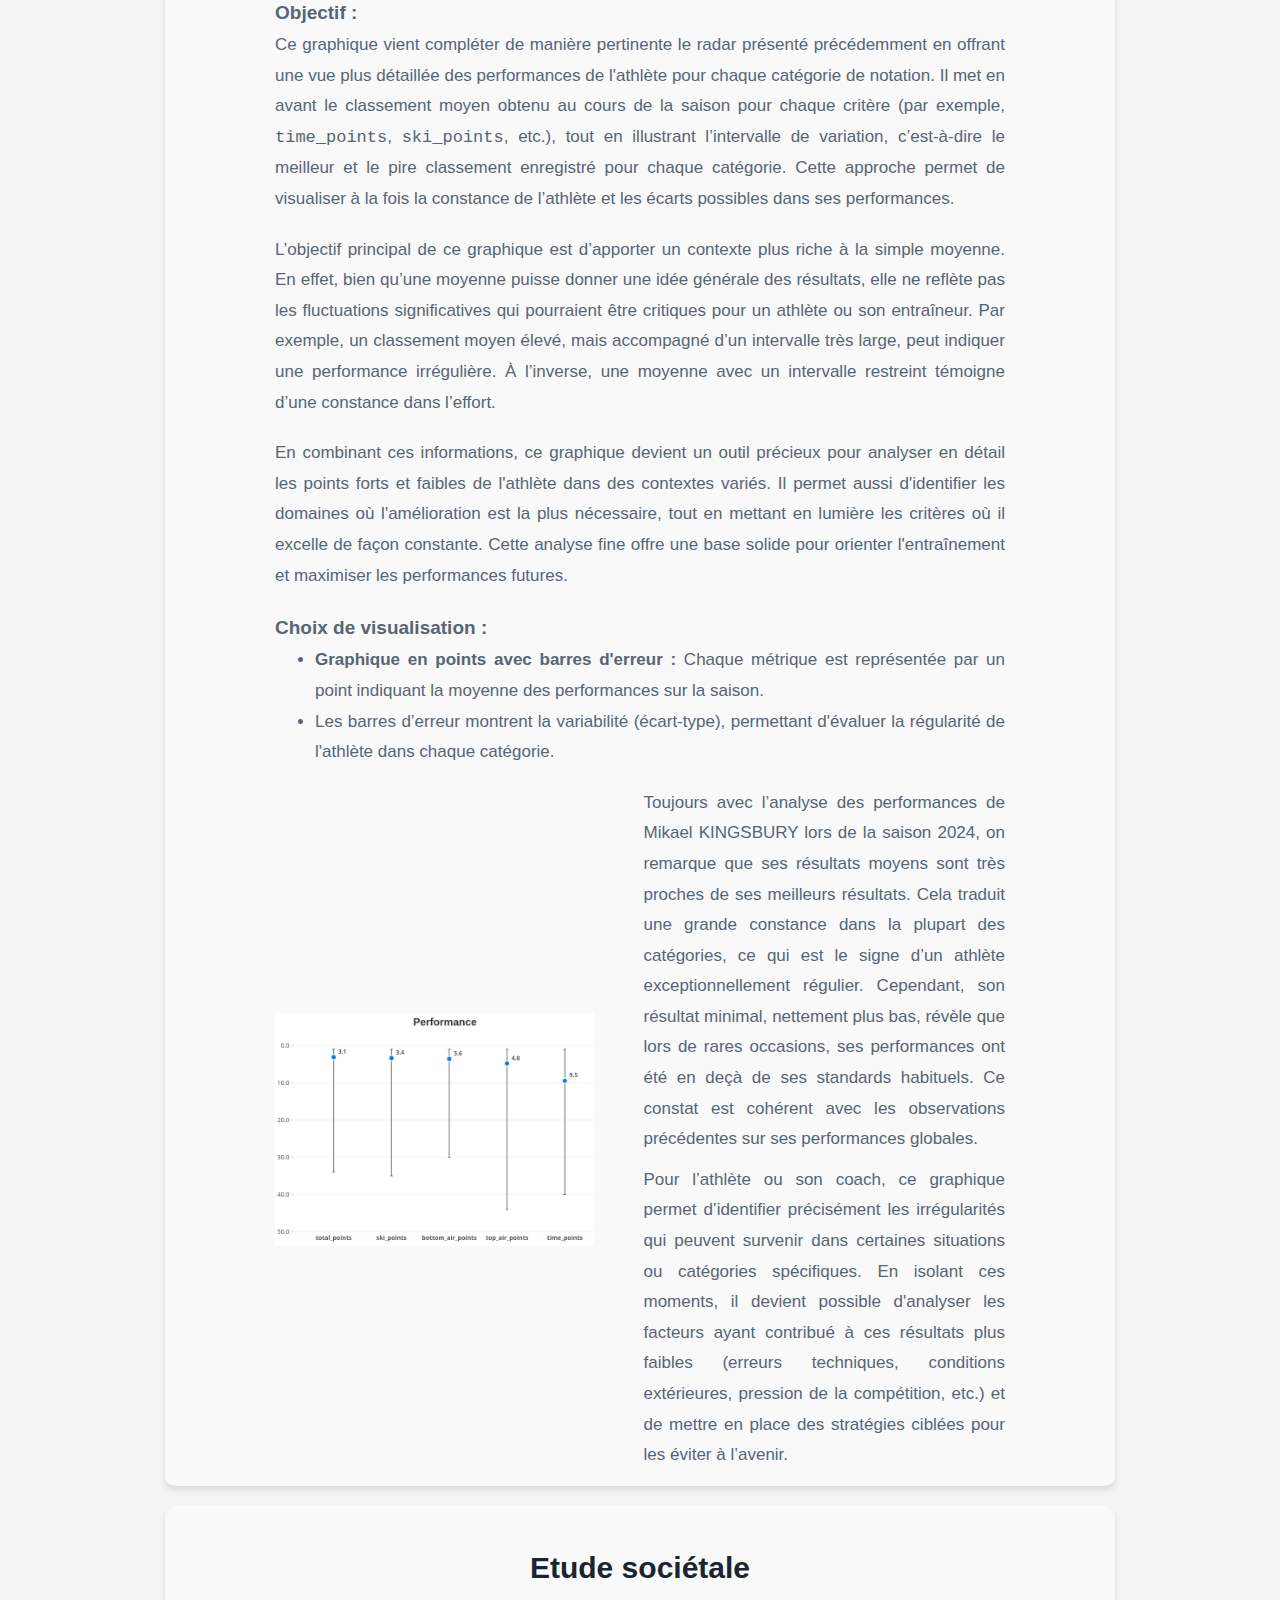
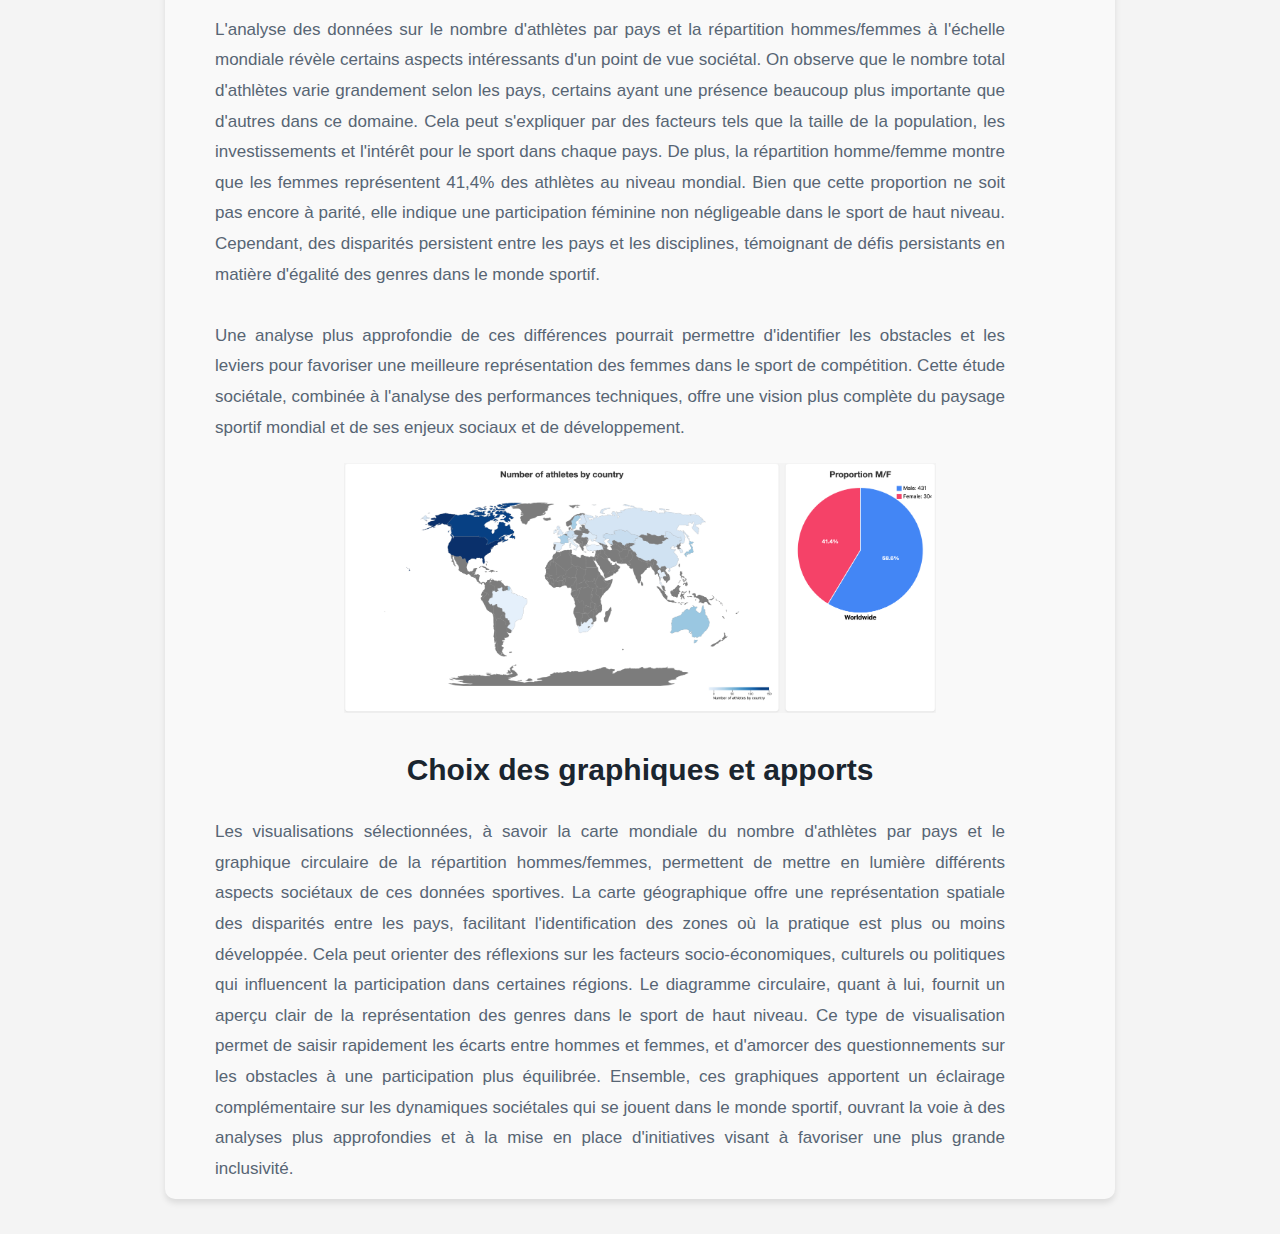
<file: COD/report.html>
<!DOCTYPE html>
<html lang="fr">
  <head>
    <meta charset="UTF-8" />
    <meta name="viewport" content="width=device-width, initial-scale=1.0" />
    <title>COD</title>
    <link rel="stylesheet" href="styles.css" />
  </head>

  <body>
    <div class="navbar" id="navbar">
      <label class="navbar-title">Challenge Open Data</label>
      <div class="navbar-links">
        <div class="navbar-links">
          <a href="index.html?section=jumps" class="navbar-jumps" id="jump"
            >Jumps</a
          >
          <a
            href="index.html?section=athlete"
            class="navbar-athlete"
            id="athlete"
            >Athlete</a
          >
          <a
            href="index.html?section=general"
            class="navbar-athlete"
            id="athlete"
            >General</a
          >
          <a href="#" class="navbar-report active" id="report">Report (fr)</a>
        </div>
      </div>
    </div>

    <div class="content-jump" id="content">
      <div class="paragraphe">
        <h1>Membres de l'équipe</h1>
        <p>Julian COUX - Adame ABDELAZIZ - Tom JEANNESSON</p>
      </div>
      <div class="paragraphe">
        <h1>Introduction</h1>
        <p
          style="
            text-align: justify;
            padding-right: 90px;
            padding-left: 90px;
            padding-bottom: 20px;
          "
        >
          Nous sommes tous skieurs, dont Tom qui a été sportif de haut niveau en
          ski de bosses. Nous avons décidé de construire ce projet autour de
          cette passion commune. Tom ayant baigné dans ce sport depuis tout
          petit, il a pu voir les évolutions techniques utilisées par les coachs
          s’adapter au mieux à leurs athlètes. Les entraînements sont de plus en
          plus destinés à améliorer les techniques pouvant rapporter plus de
          points en compétition. Aujourd’hui, les entraîneurs se contentent
          d’analyses de tableaux Excel faits à la main avec des statistiques
          quasi inexistantes. L'apport d'outils d'analyse et de visualisation de
          données pourrait réellement faire avancer ce sport.
        </p>
      </div>
      <div class="paragraphe">
        <h1>Présentation</h1>
        <p
          style="
            text-align: justify;
            padding-right: 90px;
            padding-left: 90px;
            padding-bottom: 20px;
          "
        >
          Le ski de bosses est une discipline du ski freestyle ou les athlètes
          doivent descendre une piste couverte de petits tas de neige le plus
          vite possible, tout en skiant le mieux possible, et en effectuant deux
          sauts, l'un en haut de la piste, et l'autre en bas. Le temps
          représente 20% de la note, les sauts 20% (10% par saut), et la
          technique de ski 60%.
        </p>
        <img src="moguls.png" alf="Mogul Skiing" style="max-width: 50%" />
        <p
          style="
            text-align: justify;
            padding-right: 90px;
            padding-left: 90px;
            padding-bottom: 20px;
          "
        >
          A l'issue de chaque course, un fichier de résultats au format PDF est
          généré.
          <br />
          Voici un exemple de ce à quoi il ressemble. Les trois critères de
          notation, à savoir la vitesse, la technique de sauts, et la technique
          de ski, sont notés en
          <strong> gras. </strong>
        </p>
        <img src="fis-pdf.png" alt="Fis PDF" style="max-width: 70%" />
        <p
          style="
            text-align: justify;
            padding-right: 90px;
            padding-left: 90px;
            padding-bottom: 20px;
          "
        >
          Étant donné que c'est un sport noté par des juges, une partie
          importante de l'entrainement consiste à analyser ses performances
          passées, que ce soit par analyse vidéo ou analyse de résultats, afin
          d'identitfier les axes d'améliorations possibles. Actuellement, la
          grande majorité des coachs ne faut pas d'analyse de résultats car ils
          ne possèdent pas d'outils adéquats. Les plus motivés d'entre eux
          recopient l'entièreté du tableau ci dessus dans Excel afin de faire
          des statistiques à la main. Cette situation est peu efficace, et mêne
          souvent à des conseils basés sur des "statistiques de comptoir", c'est
          à dire sur des ressentis, plutot que sur des données réelles.
        </p>
      </div>

      <div class="paragraphe">
        <h1>Interface sur les sauts</h1>

        <h2>Graphiques utilisés</h2>
        <p
          style="
            text-align: justify;
            padding-right: 90px;
            padding-left: 90px;
            padding-bottom: 20px;
          "
        >
          L'interface propose six graphiques répartis en trois types distincts,
          chacun étant dupliqué pour représenter les sauts du haut et du bas. Un
          code couleur est attribué à chaque type de saut pour améliorer la
          lisibilité. Quatre menus déroulants permettent de filtrer les
          informations selon l'année, le sexe, le circuit et le statut
          (qualification ou classement).
        </p>

        <h2>Diagrame circulaire</h2>
        <p
          style="
            text-align: justify;
            padding-right: 90px;
            padding-left: 90px;
            padding-bottom: 20px;
          "
        >
          Le premier graphique est un diagramme circulaire illustrant les types
          de sauts les plus utilisés. Au survol de chaque section avec la
          souris, une infobulle affiche le nom du saut et son pourcentage
          d'utilisation. La légende indique les noms des sauts ainsi que leur
          fréquence d'apparition. Une catégorie "autres" regroupe les types de
          sauts représentant moins de 1,5 % du total des occurrences. Ce
          graphique permet aux entraîneurs de visualiser rapidement les sauts
          les plus populaires, facilitant ainsi l'élaboration de stratégies,
          comme l'exploration de sauts moins représentés pour se démarquer et
          surprendre le jury.
        </p>
        <img src="camembert1.png" alt="camembert1" style="max-width: 70%" />
        <img src="camembert2.png" alt="camembert2" style="max-width: 70%" />
        <h2>Diagramme en barres</h2>
        <p
          style="
            text-align: justify;
            padding-right: 90px;
            padding-left: 90px;
            padding-bottom: 20px;
          "
        >
          Le second graphique est un diagramme en barres affichant les six sauts
          les mieux notés, sur une échelle de 1 à 10. Bien que cette information
          soit redondante avec le prochain graphique, sa présentation facilite
          la lecture et offre aux entraîneurs une visualisation directe des
          performances des meilleurs sauts.
        </p>
        <img src="barre.png" alt="barre" style="max-width: 90%" />
        <h2>Nuage de points</h2>
        <p
          style="
            text-align: justify;
            padding-right: 90px;
            padding-left: 90px;
            padding-bottom: 20px;
          "
        >
          Le dernier graphique est un nuage de points illustrant l'ensemble des
          sauts effectués. Pour chaque saut, un point central bleu représente la
          moyenne, tandis qu'une barre noire indique la marge d'erreur,
          délimitant les performances minimales et maximales. Ce graphique
          complète le précédent en permettant aux entraîneurs d'évaluer la
          fiabilité et la difficulté de ces sauts.
        </p>
        <img src="nuage.png" alt="nuage" style="max-width: 70%" />
      </div>

      <div class="paragraphe">
        <h1>Interface sur les athlètes</h1>
        <p
          style="
            text-align: justify;
            padding-right: 90px;
            padding-left: 90px;
            padding-bottom: 20px;
          "
        >
          La page "Athlète" a été conçue pour permettre une analyse complète des
          performances individuelles d'un athlète au cours d'une saison
          spécifique. Cette page se divise en trois sections principales :
          Profile, Results, et Performance, chacune accompagnée de graphiques
          adaptés aux types de données et objectifs d'analyse. Concernant les
          données exploitées, nous utilisons tous les résultats des dernières
          saisons de cet athlètes (toutes les courses auxquelles il a
          participé).
        </p>

        <h2>Section Profile : Visualisation radar des performances globales</h2>
        <p
          style="
            text-align: justify;
            padding-right: 90px;
            padding-left: 90px;
            padding-bottom: 20px;
          "
        >
          <strong style="font-size: 19px">Objectif : <br /></strong>
          Cette section a pour but de fournir une vue d'ensemble des
          performances d'un athlète selon plusieurs dimensions, comme les points
          totaux, les points de temps, les points des sauts (haut et bas) et les
          points de technique.
        </p>
        <p
          style="
            text-align: justify;
            padding-right: 90px;
            padding-left: 90px;
            padding-bottom: 20px;
          "
        >
          Le but est de permettre à un athlète de visualiser ses forces et ses
          faiblesses, par rapport aux autres athlètes. Ce qui permet de cibler
          son entrainement sur ses points les plus faibles.
        </p>
        <p></p>
        <strong
          style="
            font-size: 19px;
            display: block;
            color: #576574;
            text-align: justify;
            padding-right: 90px;
            padding-left: 90px;
          "
        >
          Choix de visualisation :
        </strong>
        <ul
          style="
            margin: 0;
            font-size: 17px;
            line-height: 1.8;
            color: #576574;
            text-align: justify;
            padding-right: 90px;
            padding-left: 130px;
            padding-bottom: 20px;
          "
        >
          <li>
            <strong>Graphique radar :</strong> Ce format est idéal pour comparer
            plusieurs variables ayant des échelles similaires. Il met en
            évidence les points forts et faibles d'un athlète en un coup d'œil.
          </li>
          <li>
            Chaque axe représente une métrique clé (ex. :
            <code>total_points</code>, <code>time_points</code>,
            <code>ski_points</code>).
          </li>
          <li>
            La forme polygonale obtenue montre si les performances sont
            équilibrées ou dominées par certaines métriques.
          </li>
          <li>
            La performance d’un athlète est évaluée en fonction des résultats du
            meilleur de la saison, offrant ainsi une analyse équitable et
            précise de son niveau au cours de cette période.
          </li>
        </ul>
        <div style="display: flex; align-items: center">
          <img
            src="radar-athlete.png"
            alt="radar"
            style="max-width: 30%; margin-right: 20px; padding-left: 90px"
          />
          <div style="flex: 1">
            <p
              style="
                flex: 1;
                text-align: justify;
                color: #576574;
                padding-right: 90px;
                padding-left: 30px;
              "
            >
              L’analyse des performances de Mikael KINGSBURY lors de la saison
              2024 met en évidence l’efficacité de ce graphique. Elle révèle que
              ses points forts résident dans tous les aspects techniques, à
              l'exception des points liés au temps. Cela indique qu'il réalise
              des descentes techniquement parfaites, bien que légèrement moins
              rapides que ses concurrents.
            </p>
            <p
              style="
                flex: 1;
                text-align: justify;
                color: #576574;
                padding-top: 10px;
                padding-right: 90px;
                padding-left: 30px;
              "
            >
              En ayant connaissance de ses résultats (il est actuellement le
              meilleur dans sa discipline), on peut en déduire que la clé du
              succès réside davantage dans la maîtrise technique du ski et des
              sauts que dans la vitesse. Skier rapidement ne suffit pas à
              garantir une victoire.
            </p>
          </div>
        </div>

        <h2 style="padding-top: 20px">
          Section Résultats : Historique des classements lors de la saison
        </h2>
        <p
          style="
            text-align: justify;
            padding-right: 90px;
            padding-left: 90px;
            padding-bottom: 20px;
          "
        >
          <strong style="font-size: 19px">Objectif : <br /></strong>
          Cette section vise à montrer l'évolution des résultats de l'athlète au
          cours de la saison en mettant en lumière ses meilleures et moins
          bonnes performances.
        </p>
        <p
          style="
            text-align: justify;
            padding-right: 90px;
            padding-left: 90px;
            padding-bottom: 20px;
          "
        >
          Le but est de lui donner une vue d'ensemble sur ses résultats. Cela
          permet, entre autre, de comparer ses résultats et voir une possible
          progression ou une régression au cours de la saison. Ceci est
          pertinent pour examiner si un athlète peut être prometteur pour les
          prochaines saisons ou si au contraire, ses résultats sont en baisse.
        </p>
        <p></p>
        <strong
          style="
            font-size: 19px;
            display: block;
            color: #576574;
            text-align: justify;
            padding-right: 90px;
            padding-left: 90px;
          "
        >
          Choix de visualisation :
        </strong>
        <ul
          style="
            margin: 0;
            font-size: 17px;
            line-height: 1.8;
            color: #576574;
            text-align: justify;
            padding-right: 90px;
            padding-left: 130px;
            padding-bottom: 20px;
          "
        >
          <li>
            <strong>Graphique en ligne :</strong> Ce type de graphique est
            parfaitement adapté pour suivre l’évolution d’un athlète au fil de
            la saison. Il compare ses résultats finaux pour chaque course,
            permettant ainsi de visualiser rapidement les tendances de
            performance tout au long de la saison.
          </li>
          <li>
            L’axe horizontal représente les différentes compétitions, avec des
            étiquettes indiquant les dates et les lieux pour un repérage facile.
          </li>
          <li>
            L’axe vertical illustre les positions obtenues (1er, 2e, etc.), avec
            un affichage inversé pour placer les meilleures positions en haut,
            conformément aux conventions visuelles.
          </li>
          <li>
            Les points clés du graphique sont annotés avec les classements
            correspondants pour une meilleure lisibilité. De plus, en survolant
            un point avec la souris, des informations détaillées apparaissent,
            telles que le classement et le score total de l’athlète pour cette
            course.
          </li>
        </ul>
        <div style="display: flex; align-items: center">
          <img
            src="historyResultsChart.png"
            alt="résultats-athlète"
            style="max-width: 35%; margin-right: 20px; padding-left: 90px"
          />
          <div style="flex: 1">
            <p
              style="
                flex: 1;
                text-align: justify;
                color: #576574;
                padding-right: 90px;
                padding-left: 30px;
              "
            >
              Encore avec l'analyse des performances de Mikael KINGSBURY lors de
              la saison 2024 met en évidence son incroyable régularité. Le
              graphique montre clairement son évolution tout au long de la
              saison, avec des résultats exceptionnels, constamment dans le top
              3, à l’exception d’une course où il chute à la 13ᵉ place. Cette
              anomalie ressort immédiatement grâce à la visualisation.
            </p>
            <p
              style="
                flex: 1;
                text-align: justify;
                color: #576574;
                padding-top: 10px;
                padding-right: 90px;
                padding-left: 30px;
              "
            >
              Pour l'athlète ou son coach, cette performance inhabituelle invite
              à une analyse approfondie. Comprendre les raisons de ce résultat
              (conditions météorologiques, erreurs techniques, pression, etc.)
              permettrait d’identifier les points d’amélioration et d’éviter
              qu’une telle situation ne se reproduise à l’avenir. Cela renforce
              l’intérêt d’un graphique qui ne se limite pas aux tendances
              générales, mais met également en avant les exceptions nécessitant
              une attention particulière.
            </p>
          </div>
        </div>

        <h2 style="padding-top: 20px">
          Section Performances : Analyse avec interval min/max
        </h2>
        <p
          style="
            text-align: justify;
            padding-right: 90px;
            padding-left: 90px;
            padding-bottom: 20px;
          "
        >
          <strong style="font-size: 19px">Objectif : <br /></strong> Ce
          graphique vient compléter de manière pertinente le radar présenté
          précédemment en offrant une vue plus détaillée des performances de
          l'athlète pour chaque catégorie de notation. Il met en avant le
          classement moyen obtenu au cours de la saison pour chaque critère (par
          exemple, <code>time_points</code>, <code>ski_points</code>, etc.),
          tout en illustrant l’intervalle de variation, c’est-à-dire le meilleur
          et le pire classement enregistré pour chaque catégorie. Cette approche
          permet de visualiser à la fois la constance de l’athlète et les écarts
          possibles dans ses performances.
        </p>
        <p
          style="
            text-align: justify;
            padding-right: 90px;
            padding-left: 90px;
            padding-bottom: 20px;
          "
        >
          L’objectif principal de ce graphique est d’apporter un contexte plus
          riche à la simple moyenne. En effet, bien qu’une moyenne puisse donner
          une idée générale des résultats, elle ne reflète pas les fluctuations
          significatives qui pourraient être critiques pour un athlète ou son
          entraîneur. Par exemple, un classement moyen élevé, mais accompagné
          d’un intervalle très large, peut indiquer une performance irrégulière.
          À l’inverse, une moyenne avec un intervalle restreint témoigne d’une
          constance dans l’effort.
        </p>
        <p
          style="
            text-align: justify;
            padding-right: 90px;
            padding-left: 90px;
            padding-bottom: 20px;
          "
        >
          En combinant ces informations, ce graphique devient un outil précieux
          pour analyser en détail les points forts et faibles de l'athlète dans
          des contextes variés. Il permet aussi d'identifier les domaines où
          l'amélioration est la plus nécessaire, tout en mettant en lumière les
          critères où il excelle de façon constante. Cette analyse fine offre
          une base solide pour orienter l'entraînement et maximiser les
          performances futures.
        </p>
        <p></p>
        <strong
          style="
            font-size: 19px;
            display: block;
            color: #576574;
            text-align: justify;
            padding-right: 90px;
            padding-left: 90px;
          "
        >
          Choix de visualisation :
        </strong>
        <ul
          style="
            margin: 0;
            font-size: 17px;
            line-height: 1.8;
            color: #576574;
            text-align: justify;
            padding-right: 90px;
            padding-left: 130px;
            padding-bottom: 20px;
          "
        >
          <li>
            <strong>Graphique en points avec barres d'erreur :</strong> Chaque
            métrique est représentée par un point indiquant la moyenne des
            performances sur la saison.
          </li>
          <li>
            Les barres d’erreur montrent la variabilité (écart-type), permettant
            d'évaluer la régularité de l'athlète dans chaque catégorie.
          </li>
        </ul>
        <div style="display: flex; align-items: center">
          <img
            src="pointGraph-MinMax.png"
            alt="point-minmax"
            style="max-width: 35%; margin-right: 20px; padding-left: 90px"
          />
          <div style="flex: 1">
            <p
              style="
                flex: 1;
                text-align: justify;
                color: #576574;
                padding-right: 90px;
                padding-left: 30px;
              "
            >
              Toujours avec l’analyse des performances de Mikael KINGSBURY lors
              de la saison 2024, on remarque que ses résultats moyens sont très
              proches de ses meilleurs résultats. Cela traduit une grande
              constance dans la plupart des catégories, ce qui est le signe d’un
              athlète exceptionnellement régulier. Cependant, son résultat
              minimal, nettement plus bas, révèle que lors de rares occasions,
              ses performances ont été en deçà de ses standards habituels. Ce
              constat est cohérent avec les observations précédentes sur ses
              performances globales.
            </p>
            <p
              style="
                flex: 1;
                text-align: justify;
                color: #576574;
                padding-top: 10px;
                padding-right: 90px;
                padding-left: 30px;
              "
            >
              Pour l’athlète ou son coach, ce graphique permet d’identifier
              précisément les irrégularités qui peuvent survenir dans certaines
              situations ou catégories spécifiques. En isolant ces moments, il
              devient possible d'analyser les facteurs ayant contribué à ces
              résultats plus faibles (erreurs techniques, conditions
              extérieures, pression de la compétition, etc.) et de mettre en
              place des stratégies ciblées pour les éviter à l’avenir.
            </p>
          </div>
        </div>
      </div>
      <div class="paragraphe">
        <h1>Etude sociétale</h1>
        <p
          style="
            flex: 1;
            text-align: justify;
            color: #576574;
            padding-right: 90px;
            padding-left: 30px;
          "
        >
          L'analyse des données sur le nombre d'athlètes par pays et la
          répartition hommes/femmes à l'échelle mondiale révèle certains aspects
          intéressants d'un point de vue sociétal. On observe que le nombre
          total d'athlètes varie grandement selon les pays, certains ayant une
          présence beaucoup plus importante que d'autres dans ce domaine. Cela
          peut s'expliquer par des facteurs tels que la taille de la population,
          les investissements et l'intérêt pour le sport dans chaque pays. De
          plus, la répartition homme/femme montre que les femmes représentent
          41,4% des athlètes au niveau mondial. Bien que cette proportion ne
          soit pas encore à parité, elle indique une participation féminine non
          négligeable dans le sport de haut niveau. Cependant, des disparités
          persistent entre les pays et les disciplines, témoignant de défis
          persistants en matière d'égalité des genres dans le monde sportif.
          <br />
          <br />
          Une analyse plus approfondie de ces différences pourrait permettre
          d'identifier les obstacles et les leviers pour favoriser une meilleure
          représentation des femmes dans le sport de compétition. Cette étude
          sociétale, combinée à l'analyse des performances techniques, offre une
          vision plus complète du paysage sportif mondial et de ses enjeux
          sociaux et de développement.
        </p>
        <img
          src="carte.png"
          alt="carte"
          style="max-width: 65%; padding-top: 20px"
        />
        <h1>Choix des graphiques et apports</h1>
        <p
          style="
            flex: 1;
            text-align: justify;
            color: #576574;
            padding-right: 90px;
            padding-left: 30px;
          "
        >
          Les visualisations sélectionnées, à savoir la carte mondiale du nombre
          d'athlètes par pays et le graphique circulaire de la répartition
          hommes/femmes, permettent de mettre en lumière différents aspects
          sociétaux de ces données sportives. La carte géographique offre une
          représentation spatiale des disparités entre les pays, facilitant
          l'identification des zones où la pratique est plus ou moins
          développée. Cela peut orienter des réflexions sur les facteurs
          socio-économiques, culturels ou politiques qui influencent la
          participation dans certaines régions. Le diagramme circulaire, quant à
          lui, fournit un aperçu clair de la représentation des genres dans le
          sport de haut niveau. Ce type de visualisation permet de saisir
          rapidement les écarts entre hommes et femmes, et d'amorcer des
          questionnements sur les obstacles à une participation plus équilibrée.
          Ensemble, ces graphiques apportent un éclairage complémentaire sur les
          dynamiques sociétales qui se jouent dans le monde sportif, ouvrant la
          voie à des analyses plus approfondies et à la mise en place
          d'initiatives visant à favoriser une plus grande inclusivité.
        </p>
      </div>
    </div>
  </body>
</html>
</file>
<file: COD-jeannest-couxju-abdelaad/styles.css>
:root {
  --chart-width: 350px;
  --chart-height: 280px;
  --chart-margin: 20px;
  --scatterPlot-width: 800px;
  --scatterPlot-height: 320px;
}

/* Style général du corps de la page */
body {
  font-family: "Helvetica Neue", Arial, sans-serif;
  text-align: center;
  margin: 0;
  padding: 0;
  background-color: #f4f4f4;
  color: #333;
}

/* Style du titre principal */
h1 {
  margin: 20px 0;
  font-size: 24px;
  font-weight: 300;
  font-weight: bold;
  color: #444;
}

.navbar {
  display: flex;
  align-items: center;
  justify-content: space-between;
  border-radius: 8px;
  margin: 10px;
  height: 50px;
  padding: 0 20px;
  background-color: #fff;
  box-shadow: 0 2px 5px rgba(0, 0, 0, 0.1);
}

.navbar-title {
  font-size: 24px;
  font-weight: bold;
  color: #333;
}

.navbar-links {
  display: flex;
  gap: 20px;
}

.navbar-links a {
  text-decoration: none;
  color: #333;
  font-size: 18px;
  font-weight: normal;
  transition: color 0.3s ease;
}

.navbar-links a:hover {
  color: #007bff;
}

.navbar-links a.active {
  color: #007bff;
  font-weight: bold;
}

.content-jump {
  padding: 15px;
  padding-top: 5px;
  overflow-y: auto;
  background-color: #f4f4f4;
}

.content-career {
  padding: 15px;
  padding-top: 5px;
  overflow-y: auto;
  background-color: #f4f4f4;
}

/* Conteneur des graphiques */
.charts-container {
  display: grid;
  gap: 20px;
  grid-template-columns: repeat(4, 1fr);
  width: 100%;
  margin: 0 auto;
}

.charts-container-career {
  display: flex;
  flex-direction: row;
  align-items: stretch;
  gap: 20px;
  padding: 20px;
}

/* Style for each chart */
.chart-wrapper {
  background-color: #fff;
  border-radius: 8px;
  box-shadow: 0 2px 4px rgba(0, 0, 0, 0.1);
  width: 100%;
  height: auto;
  display: flex;
  flex-direction: column;
}

.chart-wrapper-career {
  background-color: #fff;
  border-radius: 8px;
  box-shadow: 0 2px 4px rgba(0, 0, 0, 0.1);
  padding: 10px;
  flex-grow: 1;
}

/* Style des sous-titres des graphiques */
.chart-wrapper h2 {
  font-size: 18px;
  font-weight: bold;
  color: #555;
  padding: 10px;
  text-align: center;
}

.chart-wrapper>div {
  flex-grow: 1;
  display: flex;
  justify-content: center;
  align-items: center;
}

.pie-legend-text {
  font-weight: bold;
  font-size: 12px;
  /* Adjust the font size as needed */
  fill: #333;
  /* Optional: Set the text color */
}

.bar-legend-text {
  font-weight: bold;
  font-size: 12px;
  /* Adjust the font size as needed */
  fill: #333;
  /* Optional: Set the text color */
}

/* Conteneur principal pour les sélections */
.parameters {
  display: flex;
  gap: 10px;
}

/* Styles pour les sélecteurs */
.parameters select {
  padding: 10px;
  font-size: 16px;
  border: 1px solid #ccc;
  border-radius: 5px;
  background-color: #f9f9f9;
  transition: border-color 0.3s;
}

/* Effet de survol pour les sélecteurs */
.parameters select:hover {
  border-color: #888;
}

/* Styles pour les options des sélecteurs */
.parameters select option {
  padding: 10px
}


.paragraphe {
  background-color: #f9f9f9;
  border-radius: 10px;
  box-shadow: 0 4px 6px rgba(0, 0, 0, 0.1);
  margin: 20px 150px;
  padding: 15px 20px;
  font-family: 'Roboto', Arial, sans-serif;
  color: #2d3e50;
  line-height: 1.8;
}

.paragraphe h1 {
  font-size: 30px;
  font-weight: bold;
  color: #1a252f;
  margin-bottom: 20px;
}

.paragraphe p {
  font-size: 17px;
  line-height: 1.8;
  color: #576574;
  margin: 0;
}

.paragraphe+.paragraphe {
  margin-top: 10px;
}


.content-general {
  padding: 15px;
  padding-top: 5px;
  overflow-y: auto;
  background-color: #f4f4f4;
}

.selected {
  stroke: #000;
  stroke-width: 2;
}
</file>
<file: COD/styles.css>
:root {
  --chart-width: 350px;
  --chart-height: 280px;
  --chart-margin: 20px;
  --scatterPlot-width: 800px;
  --scatterPlot-height: 320px;
}

/* Style général du corps de la page */
body {
  font-family: "Helvetica Neue", Arial, sans-serif;
  text-align: center;
  margin: 0;
  padding: 0;
  background-color: #f4f4f4;
  color: #333;
}

/* Style du titre principal */
h1 {
  margin: 20px 0;
  font-size: 24px;
  font-weight: 300;
  font-weight: bold;
  color: #444;
}

.navbar {
  display: flex;
  align-items: center;
  justify-content: space-between;
  border-radius: 8px;
  margin: 10px;
  height: 50px;
  padding: 0 20px;
  background-color: #fff;
  box-shadow: 0 2px 5px rgba(0, 0, 0, 0.1);
}

.navbar-title {
  font-size: 24px;
  font-weight: bold;
  color: #333;
}

.navbar-links {
  display: flex;
  gap: 20px;
}

.navbar-links a {
  text-decoration: none;
  color: #333;
  font-size: 18px;
  font-weight: normal;
  transition: color 0.3s ease;
}

.navbar-links a:hover {
  color: #007bff;
}

.navbar-links a.active {
  color: #007bff;
  font-weight: bold;
}

.content-jump {
  padding: 15px;
  padding-top: 5px;
  overflow-y: auto;
  background-color: #f4f4f4;
}

.content-career {
  padding: 15px;
  padding-top: 5px;
  overflow-y: auto;
  background-color: #f4f4f4;
}

/* Conteneur des graphiques */
.charts-container {
  display: grid;
  gap: 20px;
  grid-template-columns: repeat(4, 1fr);
  width: 100%;
  margin: 0 auto;
}

.charts-container-career {
  display: flex;
  flex-direction: row;
  align-items: stretch;
  gap: 20px;
  padding: 20px;
}

/* Style for each chart */
.chart-wrapper {
  background-color: #fff;
  border-radius: 8px;
  box-shadow: 0 2px 4px rgba(0, 0, 0, 0.1);
  width: 100%;
  height: auto;
  display: flex;
  flex-direction: column;
}

.chart-wrapper-career {
  background-color: #fff;
  border-radius: 8px;
  box-shadow: 0 2px 4px rgba(0, 0, 0, 0.1);
  padding: 10px;
  flex-grow: 1;
}

/* Style des sous-titres des graphiques */
.chart-wrapper h2 {
  font-size: 18px;
  font-weight: bold;
  color: #555;
  padding: 10px;
  text-align: center;
}

.chart-wrapper>div {
  flex-grow: 1;
  display: flex;
  justify-content: center;
  align-items: center;
}

.pie-legend-text {
  font-weight: bold;
  font-size: 12px;
  /* Adjust the font size as needed */
  fill: #333;
  /* Optional: Set the text color */
}

.bar-legend-text {
  font-weight: bold;
  font-size: 12px;
  /* Adjust the font size as needed */
  fill: #333;
  /* Optional: Set the text color */
}

/* Conteneur principal pour les sélections */
.parameters {
  display: flex;
  gap: 10px;
}

/* Styles pour les sélecteurs */
.parameters select {
  padding: 10px;
  font-size: 16px;
  border: 1px solid #ccc;
  border-radius: 5px;
  background-color: #f9f9f9;
  transition: border-color 0.3s;
}

/* Effet de survol pour les sélecteurs */
.parameters select:hover {
  border-color: #888;
}

/* Styles pour les options des sélecteurs */
.parameters select option {
  padding: 10px
}


.paragraphe {
  background-color: #f9f9f9;
  border-radius: 10px;
  box-shadow: 0 4px 6px rgba(0, 0, 0, 0.1);
  margin: 20px 150px;
  padding: 15px 20px;
  font-family: 'Roboto', Arial, sans-serif;
  color: #2d3e50;
  line-height: 1.8;
}

.paragraphe h1 {
  font-size: 30px;
  font-weight: bold;
  color: #1a252f;
  margin-bottom: 20px;
}

.paragraphe p {
  font-size: 17px;
  line-height: 1.8;
  color: #576574;
  margin: 0;
}

.paragraphe+.paragraphe {
  margin-top: 10px;
}


.content-general {
  padding: 15px;
  padding-top: 5px;
  overflow-y: auto;
  background-color: #f4f4f4;
}

.selected {
  stroke: #000;
  stroke-width: 2;
}
</file>
